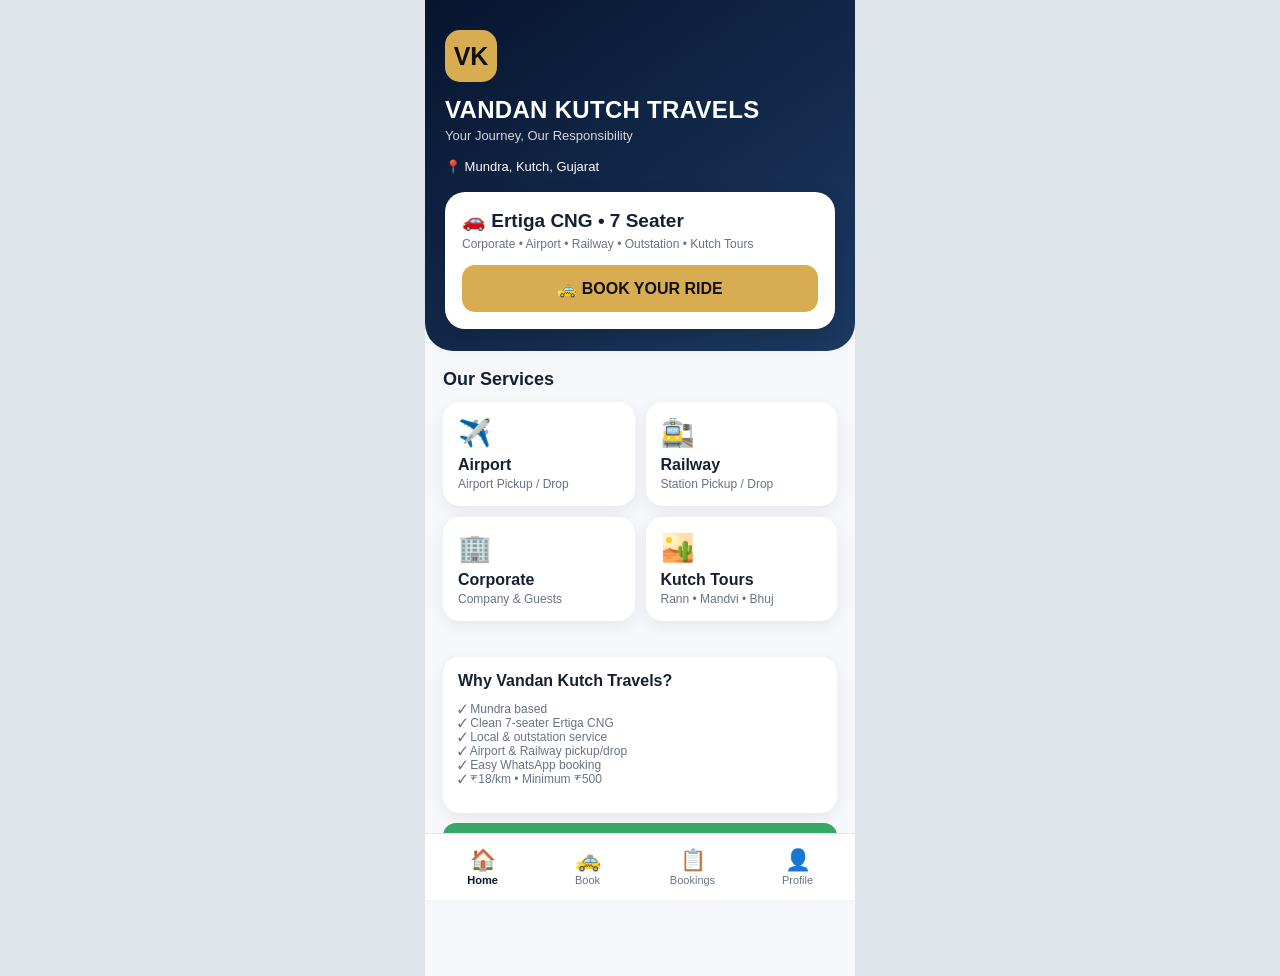
<file: index.html>
<!doctype html>
<html lang="gu">

<head>

<meta charset="utf-8">

<meta name="viewport"
      content="width=device-width,initial-scale=1,viewport-fit=cover">

<meta name="theme-color"
      content="#07152e">

<meta name="apple-mobile-web-app-capable"
      content="yes">

<link rel="manifest"
      href="manifest.json">

<title>Vandan Kutch Travels</title>


<style>

/* ==================================================
   RESET
================================================== */

*{
  box-sizing:border-box;
}


body{
  margin:0;
  background:#dfe4eb;
  font-family:
    -apple-system,
    BlinkMacSystemFont,
    "Segoe UI",
    Arial,
    sans-serif;
  color:#172033;
}


/* ==================================================
   APP
================================================== */

.app{
  width:100%;
  max-width:430px;
  min-height:100vh;
  margin:auto;
  background:#f6f7fa;
  padding-bottom:88px;
}


/* ==================================================
   HEADER
================================================== */

header{
  background:
    linear-gradient(
      145deg,
      #07152e,
      #1d3a63
    );

  color:#fff;

  padding:
    30px
    20px
    22px;

  border-radius:
    0
    0
    28px
    28px;
}


.logo{
  width:52px;
  height:52px;

  border-radius:15px;

  background:#d8ad52;
  color:#101010;

  display:flex;
  align-items:center;
  justify-content:center;

  font-size:25px;
  font-weight:900;

  margin-bottom:14px;
}


.brand{
  font-size:24px;
  font-weight:850;
  letter-spacing:.3px;
}


.tag{
  font-size:13px;
  opacity:.82;
  margin-top:4px;
}


.location{
  font-size:13px;
  margin-top:16px;
}


/* ==================================================
   HERO
================================================== */

.hero{
  background:#fff;
  color:#172033;

  border-radius:20px;

  margin-top:18px;
  padding:17px;

  box-shadow:
    0 10px 25px #0002;
}


.hero h2{
  margin:0 0 5px;
  font-size:19px;
}


.muted{
  font-size:12px;
  color:#687387;
}


/* ==================================================
   BUTTONS
================================================== */

button{
  font:inherit;
  cursor:pointer;

  -webkit-tap-highlight-color:
    transparent;
}


.primary{
  border:0;
  border-radius:13px;

  background:#d8ad52;
  color:#111;

  font-weight:800;

  padding:14px;
  width:100%;

  margin-top:14px;
}


.green{
  border:0;
  border-radius:13px;

  background:#35a866;
  color:#fff;

  font-weight:800;

  padding:14px;
  width:100%;

  margin-top:10px;
}


.secondary{
  border:1px solid #d8dde6;

  border-radius:13px;

  background:#fff;
  color:#172033;

  font-weight:700;

  padding:13px;
  width:100%;

  margin-top:10px;
}


/* ==================================================
   SECTIONS
================================================== */

.section{
  padding:18px;
}


.title{
  font-size:18px;
  font-weight:800;

  margin-bottom:12px;
}


.grid{
  display:grid;
  grid-template-columns:
    1fr 1fr;

  gap:11px;
}


.card{
  background:#fff;

  border-radius:17px;

  padding:15px;

  box-shadow:
    0 5px 16px #00000010;
}


.service{
  cursor:pointer;

  -webkit-tap-highlight-color:
    transparent;
}


.service:active{
  transform:scale(.98);
}


.ico{
  font-size:27px;
}


.service b{
  display:block;
  margin-top:7px;
}


.service .muted{
  margin-top:3px;
}


/* ==================================================
   BOTTOM NAV
================================================== */

.bottom{
  position:fixed;

  bottom:0;
  left:50%;

  transform:
    translateX(-50%);

  width:min(
    430px,
    100%
  );

  padding:
    9px
    5px
    calc(
      9px +
      env(safe-area-inset-bottom)
    );

  background:#fff;

  border-top:
    1px solid #e1e4e9;

  display:grid;

  grid-template-columns:
    repeat(4,1fr);

  z-index:100;
}


.nav{
  border:0;
  background:none;

  color:#6b7483;

  font-size:11px;

  padding:5px;
}


.nav strong{
  display:block;

  font-size:21px;

  margin-bottom:2px;
}


.nav.on{
  color:#07152e;
  font-weight:800;
}


/* ==================================================
   SCREENS
================================================== */

.screen{
  display:none;
}


.screen.on{
  display:block;
}


.back{
  border:0;
  background:none;

  color:#fff;

  padding:
    0
    0
    15px;

  font-weight:700;
}


/* ==================================================
   FORM
================================================== */

.form{
  margin:16px;

  background:#fff;

  border-radius:18px;

  padding:17px;

  box-shadow:
    0 5px 18px #00000010;
}


.label{
  font-size:12px;
  color:#687387;

  margin:
    10px
    0
    5px;
}


.input{
  width:100%;

  padding:13px;

  border:
    1px solid #d8dde6;

  border-radius:11px;

  font-size:15px;

  background:#fff;
  color:#172033;
}


.input:focus{
  outline:none;

  border-color:#d8ad52;
}


.input:read-only{
  background:#f3f5f8;
  color:#4f596b;
}


.row{
  display:grid;

  grid-template-columns:
    1fr 1fr;

  gap:10px;
}


/* ==================================================
   FARE
================================================== */

.fare{
  margin-top:14px;

  background:#eef8f2;

  border:
    1px solid #cde9d7;

  border-radius:13px;

  padding:13px;
}


.fare-title{
  font-size:12px;
  color:#687387;

  margin-bottom:4px;
}


.fare b{
  font-size:22px;
  color:#172033;
}


.distance-box{
  margin-top:9px;

  font-size:13px;

  color:#4f596b;
}


.distance-box strong{
  color:#172033;
}


.distance-detail{
  margin-top:6px;

  font-size:11px;

  color:#687387;

  line-height:1.5;
}


/* ==================================================
   SPECIAL OPTIONS
================================================== */

.option-box{
  margin-top:10px;

  padding:12px;

  background:#f7f8fa;

  border:
    1px solid #e0e4ea;

  border-radius:13px;
}


.option-box.hidden{
  display:none;
}


.option-title{
  font-size:12px;

  font-weight:700;

  color:#4f596b;

  margin-bottom:6px;
}


/* ==================================================
   TOURS
================================================== */

.tour{
  background:#fff;

  border-radius:17px;

  padding:16px;

  margin-bottom:11px;

  box-shadow:
    0 5px 16px #00000010;
}


.tour h3{
  margin:0 0 4px;
}


.tour button{
  margin-top:10px;
}


/* ==================================================
   NOTICE
================================================== */

.notice{
  margin:16px;

  background:#fff8e7;

  border:
    1px solid #efdfa9;

  border-radius:15px;

  padding:14px;

  font-size:13px;
}


/* ==================================================
   BOOKING
================================================== */

.booking{
  background:#fff;

  border-radius:17px;

  padding:16px;

  margin-bottom:12px;

  box-shadow:
    0 5px 16px #00000010;
}


.booking h3{
  margin:
    0
    0
    8px;
}


.booking-line{
  font-size:13px;

  margin:5px 0;

  color:#4f596b;
}


.booking-line b{
  color:#172033;
}


.booking-actions{
  display:grid;

  grid-template-columns:
    1fr 1fr;

  gap:8px;

  margin-top:12px;
}


.small-btn{
  border:0;

  border-radius:10px;

  padding:10px;

  font-weight:700;
}


.delete-btn{
  background:#f1eeee;
  color:#a33;
}


.whatsapp-btn{
  background:#35a866;
  color:#fff;
}


/* ==================================================
   INFO
================================================== */

.info{
  margin-top:10px;

  padding:11px;

  background:#f4f6f9;

  border-radius:11px;

  font-size:11px;

  line-height:1.5;

  color:#687387;
}


/* ==================================================
   RESPONSIVE
================================================== */

@media(
  max-width:360px
){

  .brand{
    font-size:21px;
  }

  .row{
    grid-template-columns:
      1fr;
  }

}

</style>

</head>


<body>


<div class="app">


<!-- ==================================================
     HOME
================================================== -->

<section
  id="home"
  class="screen on">


<header>


<div class="logo">
VK
</div>


<div class="brand">
VANDAN KUTCH TRAVELS
</div>


<div class="tag">
Your Journey, Our Responsibility
</div>


<div class="location">
📍 Mundra, Kutch, Gujarat
</div>


<div class="hero">


<h2>
🚗 Ertiga CNG • 7 Seater
</h2>


<div class="muted">
Corporate • Airport • Railway •
Outstation • Kutch Tours
</div>


<button
  class="primary"
  onclick="go('book')">

🚕 BOOK YOUR RIDE

</button>


</div>


</header>



<div class="section">


<div class="title">
Our Services
</div>


<div class="grid">


<div
  class="card service"
  onclick="quick('Airport Transfer')">

<div class="ico">
✈️
</div>

<b>
Airport
</b>

<div class="muted">
Airport Pickup / Drop
</div>

</div>



<div
  class="card service"
  onclick="quick('Railway Transfer')">

<div class="ico">
🚉
</div>

<b>
Railway
</b>

<div class="muted">
Station Pickup / Drop
</div>

</div>



<div
  class="card service"
  onclick="quick('Corporate Travel')">

<div class="ico">
🏢
</div>

<b>
Corporate
</b>

<div class="muted">
Company & Guests
</div>

</div>



<div
  class="card service"
  onclick="go('tours')">

<div class="ico">
🏜️
</div>

<b>
Kutch Tours
</b>

<div class="muted">
Rann • Mandvi • Bhuj
</div>

</div>


</div>

</div>



<div class="section">


<div class="card">

<b>
Why Vandan Kutch Travels?
</b>


<p class="muted">

✓ Mundra based<br>
✓ Clean 7-seater Ertiga CNG<br>
✓ Local & outstation service<br>
✓ Airport & Railway pickup/drop<br>
✓ Easy WhatsApp booking<br>
✓ ₹18/km • Minimum ₹500

</p>

</div>



<button
  class="green"
  onclick="wa()">

💬 WhatsApp Booking

</button>


</div>


</section>



<!-- ==================================================
     BOOK
================================================== -->

<section
  id="book"
  class="screen">


<header>


<button
  class="back"
  onclick="go('home')">

← Back

</button>


<div class="brand">
Book Your Ride
</div>


<div class="tag">
Mundra • Kutch • Gujarat
</div>


</header>



<div class="form">


<!-- SERVICE -->

<div class="label">
Service
</div>


<select
  id="service"
  class="input"
  onchange="serviceChanged()">

<option value="Local Ride">
Local Ride
</option>

<option value="Airport Transfer">
Airport Transfer
</option>

<option value="Railway Transfer">
Railway Transfer
</option>

<option value="Corporate Travel">
Corporate Travel
</option>

<option value="Outstation">
Outstation
</option>

<option value="Kutch Tour">
Kutch Tour
</option>

</select>



<!-- ==================================================
     AIRPORT OPTIONS
================================================== -->

<div
  id="airportOptions"
  class="option-box hidden">


<div class="option-title">
✈️ Airport Service
</div>


<select
  id="airportType"
  class="input"
  onchange="airportChanged()">

<option value="">
Select Airport Service
</option>

<option value="Airport Pickup">
Airport Pickup
</option>

<option value="Airport Drop">
Airport Drop
</option>

</select>


<div class="label">
Select Airport
</div>


<select
  id="airport"
  class="input"
  onchange="airportChanged()">

<option value="">
Select Gujarat Airport
</option>

<option value="Sardar Vallabhbhai Patel International Airport, Ahmedabad">
Ahmedabad Airport
</option>

<option value="Vadodara Airport, Vadodara">
Vadodara Airport
</option>

<option value="Surat International Airport, Surat">
Surat Airport
</option>

<option value="Rajkot International Airport, Hirasar">
Rajkot Airport
</option>

<option value="Bhavnagar Airport, Bhavnagar">
Bhavnagar Airport
</option>

<option value="Jamnagar Airport, Jamnagar">
Jamnagar Airport
</option>

<option value="Bhuj Airport, Bhuj">
Bhuj Airport
</option>

<option value="Kandla Airport, Kandla / Gandhidham">
Kandla Airport
</option>

<option value="Porbandar Airport, Porbandar">
Porbandar Airport
</option>

<option value="Keshod Airport, Keshod / Junagadh">
Keshod Airport
</option>

<option value="Mundra Airport, Mundra">
Mundra Airport
</option>

</select>


</div>



<!-- ==================================================
     RAILWAY OPTIONS
================================================== -->

<div
  id="railwayOptions"
  class="option-box hidden">


<div class="option-title">
🚉 Railway Service
</div>


<select
  id="railwayType"
  class="input"
  onchange="railwayChanged()">

<option value="">
Select Railway Service
</option>

<option value="Railway Pickup">
Railway Pickup
</option>

<option value="Railway Drop">
Railway Drop
</option>

</select>


<div class="label">
Select Railway Station
</div>


<select
  id="railwayStation"
  class="input"
  onchange="railwayChanged()">

<option value="">
Select Railway Station
</option>

<option value="Gandhidham Railway Station">
Gandhidham Railway Station
</option>

<option value="Bhuj Railway Station">
Bhuj Railway Station
</option>

<option value="Mundra-Mandvi Railway Station">
Mundra-Mandvi Railway Station
</option>

<option value="Adipur Railway Station">
Adipur Railway Station
</option>

<option value="Ahmedabad Junction Railway Station">
Ahmedabad Junction Railway Station
</option>

<option value="Vadodara Junction Railway Station">
Vadodara Junction Railway Station
</option>

<option value="Surat Railway Station">
Surat Railway Station
</option>

<option value="Rajkot Junction Railway Station">
Rajkot Junction Railway Station
</option>

<option value="Jamnagar Railway Station">
Jamnagar Railway Station
</option>

<option value="Bhavnagar Terminus Railway Station">
Bhavnagar Terminus Railway Station
</option>

<option value="Porbandar Railway Station">
Porbandar Railway Station
</option>

</select>


</div>



<!-- ==================================================
     NORMAL LOCATIONS
================================================== -->

<div
  id="normalLocations">


<div class="label">
Pickup Location
</div>


<input
  id="pickup"
  class="input"
  placeholder="e.g. The Fern Residency, Mundra">


<div class="label">
Drop Location
</div>


<input
  id="drop"
  class="input"
  placeholder="e.g. Bhuj Airport">


</div>



<!-- ==================================================
     DATE TIME
================================================== -->

<div class="row">


<div>

<div class="label">
Date
</div>


<input
  id="date"
  type="date"
  class="input">

</div>



<div>

<div class="label">
Time
</div>


<input
  id="time"
  type="time"
  class="input">

</div>


</div>



<!-- ==================================================
     PEOPLE NAME
================================================== -->

<div class="row">


<div>

<div class="label">
Passengers
</div>


<input
  id="people"
  type="number"
  min="1"
  max="7"
  value="2"
  class="input">

</div>



<div>

<div class="label">
Name
</div>


<input
  id="name"
  class="input"
  placeholder="Your name">

</div>


</div>



<!-- MOBILE -->

<div class="label">
Mobile
</div>


<input
  id="mobile"
  class="input"
  value="+91 99137 47955">



<!-- ==================================================
     FARE
================================================== -->

<div class="fare">


<div class="fare-title">
Estimated Fare
</div>


<b id="fare">
₹ —
</b>


<div
  class="distance-box">

Distance:
<strong id="distance">
— km
</strong>

</div>


<div
  id="distanceDetail"
  class="distance-detail">

Enter pickup and drop location.

</div>


</div>



<!-- ==================================================
     RATE INFO
================================================== -->

<div class="info">

💰 Fare calculation:
<br>

₹18 per km

<br>

Minimum fare: ₹500

<br>

Final fare will be confirmed by
Vandan Kutch Travels.

</div>



<!-- ESTIMATE -->

<button
  class="primary"
  onclick="estimate()">

📍 Calculate Distance & Estimate

</button>



<!-- WHATSAPP -->

<button
  class="green"
  onclick="sendBooking()">

💬 Confirm via WhatsApp

</button>


</div>

</section>



<!-- ==================================================
     TOURS
================================================== -->

<section
  id="tours"
  class="screen">


<header>


<button
  class="back"
  onclick="go('home')">

← Back

</button>


<div class="brand">
Kutch Tours
</div>


<div class="tag">
Private Ertiga CNG • 7 Seater
</div>


</header>



<div class="section">


<div class="tour">


<h3>
🏜️ Rann of Kutch
</h3>


<div class="muted">
Dhordo • White Rann • Kala Dungar
</div>


<button
  class="primary"
  onclick="quick('Kutch Tour')">

Request Quote

</button>


</div>



<div class="tour">


<h3>
🌊 Mandvi Tour
</h3>


<div class="muted">
Mandvi • Beach • Local sightseeing
</div>


<button
  class="primary"
  onclick="quick('Kutch Tour')">

Request Quote

</button>


</div>



<div class="tour">


<h3>
🏛️ Bhuj & Kutch
</h3>


<div class="muted">
Bhuj • Local sightseeing
</div>


<button
  class="primary"
  onclick="quick('Kutch Tour')">

Request Quote

</button>


</div>


</div>

</section>



<!-- ==================================================
     BOOKINGS
================================================== -->

<section
  id="trips"
  class="screen">


<header>


<div class="brand">
My Bookings
</div>


<div class="tag">
Upcoming & recent rides
</div>


</header>



<div
  class="section"
  id="bookingList">


<div class="notice">

No bookings yet.

<br><br>

Book your first ride from the
<b>Book</b> tab.

</div>


</div>

</section>



<!-- ==================================================
     PROFILE
================================================== -->

<section
  id="profile"
  class="screen">


<header>


<div class="brand">
Profile
</div>


<div class="tag">
Vandan Kutch Travels
</div>


</header>



<div class="section">


<div class="card">


<b>
Vandan Nanjar
</b>


<div class="muted">
📞 +91 99137 47955
</div>


<div class="muted">
📍 Mundra, Kutch, Gujarat
</div>


</div>



<div
  class="card"
  style="margin-top:12px">


<b>
Vehicle
</b>


<div class="muted">
Maruti Suzuki Ertiga CNG • 7 Seater
</div>


</div>



<div
  class="card"
  style="margin-top:12px">


<b>
Fare
</b>


<div class="muted">

₹18/km

<br>

Minimum ₹500

</div>


</div>



<button
  class="green"
  onclick="call()">

📞 Call Vandan

</button>



<button
  class="primary"
  onclick="wa()">

💬 WhatsApp Booking

</button>


</div>

</section>



<!-- ==================================================
     BOTTOM NAV
================================================== -->

<nav class="bottom">


<button
  class="nav on"
  onclick="go('home',this)">

<strong>
🏠
</strong>

Home

</button>



<button
  class="nav"
  onclick="go('book',this)">

<strong>
🚕
</strong>

Book

</button>



<button
  class="nav"
  onclick="go('trips',this)">

<strong>
📋
</strong>

Bookings

</button>



<button
  class="nav"
  onclick="go('profile',this)">

<strong>
👤
</strong>

Profile

</button>


</nav>


</div>



<!-- ==================================================
     JAVASCRIPT
================================================== -->

<script>

/* ==================================================
   SETTINGS
================================================== */

const RATE_PER_KM = 18;

const MINIMUM_FARE = 500;


/* ==================================================
   SERVICE WORKER
================================================== */

if (
  'serviceWorker' in navigator
) {

  window.addEventListener(
    'load',
    function(){

      navigator.serviceWorker
        .register(
          'service-worker.js'
        )
        .catch(
          function(error){

            console.log(
              'Service Worker error:',
              error
            );

          }
        );

    }
  );

}


/* ==================================================
   SCREENS
================================================== */

const screens = [
  'home',
  'book',
  'tours',
  'trips',
  'profile'
];


function go(
  id,
  btn
){

  screens.forEach(
    function(x){

      const el =
        document.getElementById(
          x
        );

      if(el){

        el.classList.remove(
          'on'
        );

      }

    }
  );


  const page =
    document.getElementById(
      id
    );


  if(page){

    page.classList.add(
      'on'
    );

  }


  document
    .querySelectorAll(
      '.nav'
    )
    .forEach(
      function(x){

        x.classList.remove(
          'on'
        );

      }
    );


  if(btn){

    btn.classList.add(
      'on'
    );

  }
  else{

    const navButton =
      document.querySelector(
        `.nav[onclick*="'${id}'"]`
      );


    if(navButton){

      navButton.classList.add(
        'on'
      );

    }

  }


  window.scrollTo({
    top:0,
    behavior:'smooth'
  });

}


/* ==================================================
   QUICK SERVICE
================================================== */

function quick(
  service
){

  const serviceEl =
    document.getElementById(
      'service'
    );


  if(serviceEl){

    serviceEl.value =
      service;

  }


  serviceChanged();


  go(
    'book'
  );

}


/* ==================================================
   SERVICE CHANGE
================================================== */

function serviceChanged(){

  const service =
    document.getElementById(
      'service'
    ).value;


  const airportOptions =
    document.getElementById(
      'airportOptions'
    );


  const railwayOptions =
    document.getElementById(
      'railwayOptions'
    );


  const normalLocations =
    document.getElementById(
      'normalLocations'
    );


  airportOptions
    .classList.add(
      'hidden'
    );


  railwayOptions
    .classList.add(
      'hidden'
    );


  normalLocations
    .classList.remove(
      'hidden'
    );


  resetLocationReadonly();


  if(
    service ===
    'Airport Transfer'
  ){

    airportOptions
      .classList.remove(
        'hidden'
      );


    normalLocations
      .classList.remove(
        'hidden'
      );


    updateAirportLocations();

  }


  else if(
    service ===
    'Railway Transfer'
  ){

    railwayOptions
      .classList.remove(
        'hidden'
      );


    normalLocations
      .classList.remove(
        'hidden'
      );


    updateRailwayLocations();

  }


  clearEstimate();

}


/* ==================================================
   RESET
================================================== */

function resetLocationReadonly(){

  const pickup =
    document.getElementById(
      'pickup'
    );


  const drop =
    document.getElementById(
      'drop'
    );


  pickup.readOnly =
    false;


  drop.readOnly =
    false;

}


/* ==================================================
   AIRPORT
================================================== */

function airportChanged(){

  updateAirportLocations();

  clearEstimate();

}


function updateAirportLocations(){

  const type =
    document.getElementById(
      'airportType'
    ).value;


  const airport =
    document.getElementById(
      'airport'
    ).value;


  const pickup =
    document.getElementById(
      'pickup'
    );


  const drop =
    document.getElementById(
      'drop'
    );


  if(
    !type ||
    !airport
  ){

    pickup.readOnly =
      false;

    drop.readOnly =
      false;

    return;

  }


  if(
    type ===
    'Airport Pickup'
  ){

    pickup.value =
      airport;

    pickup.readOnly =
      true;

    drop.value =
      '';

    drop.readOnly =
      false;

    drop.placeholder =
      'Where should we drop you?';

  }


  else if(
    type ===
    'Airport Drop'
  ){

    pickup.value =
      '';

    pickup.readOnly =
      false;

    drop.value =
      airport;

    drop.readOnly =
      true;

    pickup.placeholder =
      'Where should we pick you up?';

  }

}


/* ==================================================
   RAILWAY
================================================== */

function railwayChanged(){

  updateRailwayLocations();

  clearEstimate();

}


function updateRailwayLocations(){

  const type =
    document.getElementById(
      'railwayType'
    ).value;


  const station =
    document.getElementById(
      'railwayStation'
    ).value;


  const pickup =
    document.getElementById(
      'pickup'
    );


  const drop =
    document.getElementById(
      'drop'
    );


  if(
    !type ||
    !station
  ){

    pickup.readOnly =
      false;

    drop.readOnly =
      false;

    return;

  }


  if(
    type ===
    'Railway Pickup'
  ){

    pickup.value =
      station;

    pickup.readOnly =
      true;

    drop.value =
      '';

    drop.readOnly =
      false;

    drop.placeholder =
      'Where should we drop you?';

  }


  else if(
    type ===
    'Railway Drop'
  ){

    pickup.value =
      '';

    pickup.readOnly =
      false;

    drop.value =
      station;

    drop.readOnly =
      true;

    pickup.placeholder =
      'Where should we pick you up?';

  }

}


/* ==================================================
   KNOWN LOCATIONS
================================================== */

const knownLocations = {

  /* AIRPORTS */

  "Sardar Vallabhbhai Patel International Airport, Ahmedabad":
    [23.0772,72.6347],

  "Vadodara Airport, Vadodara":
    [22.3362,73.2263],

  "Surat International Airport, Surat":
    [21.1141,72.7418],

  "Rajkot International Airport, Hirasar":
    [22.3787,71.0478],

  "Bhavnagar Airport, Bhavnagar":
    [21.7522,72.1852],

  "Jamnagar Airport, Jamnagar":
    [22.4655,70.0126],

  "Bhuj Airport, Bhuj":
    [23.2878,69.6702],

  "Kandla Airport, Kandla / Gandhidham":
    [23.1127,70.1000],

  "Porbandar Airport, Porbandar":
    [21.6487,69.6572],

  "Keshod Airport, Keshod / Junagadh":
    [21.3174,70.2704],

  "Mundra Airport, Mundra":
    [22.8397,69.7219],


  /* RAILWAY */

  "Gandhidham Railway Station":
    [23.0753,70.1337],

  "Bhuj Railway Station":
    [23.2515,69.6669],

  "Mundra-Mandvi Railway Station":
    [22.8397,69.7219],

  "Adipur Railway Station":
    [23.0758,70.0966],

  "Ahmedabad Junction Railway Station":
    [23.0225,72.5714],

  "Vadodara Junction Railway Station":
    [22.3107,73.1793],

  "Surat Railway Station":
    [21.2049,72.8401],

  "Rajkot Junction Railway Station":
    [22.3027,70.8022],

  "Jamnagar Railway Station":
    [22.4697,70.0667],

  "Bhavnagar Terminus Railway Station":
    [21.7590,72.1530],

  "Porbandar Railway Station":
    [21.6417,69.6293]

};


/* ==================================================
   CITY COORDINATES
================================================== */

const cityCoordinates = {

  mundra:
    [22.8397,69.7219],

  bhuj:
    [23.2420,69.6669],

  gandhidham:
    [23.0753,70.1337],

  kandla:
    [23.1127,70.1000],

  mandvi:
    [22.8300,69.3600],

  ahmedabad:
    [23.0225,72.5714],

  vadodara:
    [22.3072,73.1812],

  surat:
    [21.1702,72.8311],

  rajkot:
    [22.3039,70.8022],

  jamnagar:
    [22.4707,70.0577],

  bhavnagar:
    [21.7645,72.1519],

  porbandar:
    [21.6417,69.6293],

  junagadh:
    [21.5222,70.4579],

  keshod:
    [21.3033,70.2486],

  dwarka:
    [22.2442,68.9685],

  gandhinagar:
    [23.2156,72.6369]

};


/* ==================================================
   CITY FIND
================================================== */

function getCityCoordinates(
  text
){

  const value =
    String(text)
      .toLowerCase()
      .trim();


  for(
    const city in cityCoordinates
  ){

    if(
      value.includes(
        city
      )
    ){

      return {

        lat:
          cityCoordinates[city][0],

        lon:
          cityCoordinates[city][1],

        source:
          'city'

      };

    }

  }


  return null;

}


/* ==================================================
   GEOCODING
================================================== */

async function geocodeLocation(
  location
){

  const clean =
    String(location)
      .trim();


  if(!clean){

    throw new Error(
      'Empty location'
    );

  }


  /* EXACT KNOWN */

  if(
    knownLocations[clean]
  ){

    return {

      lat:
        knownLocations[clean][0],

      lon:
        knownLocations[clean][1],

      source:
        'known'

    };

  }


  /* CITY */

  const city =
    getCityCoordinates(
      clean
    );


  /* NOMINATIM */

  try{

    const query =
      encodeURIComponent(
        clean +
        ', Gujarat, India'
      );


    const url =
      'https://nominatim.openstreetmap.org/search' +

      '?format=jsonv2' +

      '&limit=1' +

      '&countrycodes=in' +

      '&q=' +
      query;


    const controller =
      new AbortController();


    const timeout =
      setTimeout(
        function(){

          controller.abort();

        },
        6000
      );


    const response =
      await fetch(
        url,
        {
          signal:
            controller.signal
        }
      );


    clearTimeout(
      timeout
    );


    if(
      response.ok
    ){

      const data =
        await response.json();


      if(
        Array.isArray(data) &&
        data.length
      ){

        return {

          lat:
            parseFloat(
              data[0].lat
            ),

          lon:
            parseFloat(
              data[0].lon
            ),

          source:
            'nominatim'

        };

      }

    }

  }

  catch(error){

    console.log(
      'Geocoding failed:',
      error
    );

  }


  /* CITY FALLBACK */

  if(city){

    return city;

  }


  throw new Error(
    'Location not found'
  );

}


/* ==================================================
   OSRM
================================================== */

async function tryOSRM(
  start,
  end
){

  const url =
    'https://router.project-osrm.org' +

    '/route/v1/driving/' +

    start.lon +
    ',' +
    start.lat +

    ';' +

    end.lon +
    ',' +
    end.lat +

    '?overview=false';


  const controller =
    new AbortController();


  const timeout =
    setTimeout(
      function(){

        controller.abort();

      },
      8000
    );


  try{

    const response =
      await fetch(
        url,
        {
          signal:
            controller.signal
        }
      );


    clearTimeout(
      timeout
    );


    if(
      !response.ok
    ){

      throw new Error(
        'OSRM failed'
      );

    }


    const data =
      await response.json();


    if(
      data.code === 'Ok' &&
      data.routes &&
      data.routes.length
    ){

      return {

        distanceKm:
          data.routes[0].distance /
          1000,

        durationMin:
          data.routes[0].duration /
          60,

        method:
          'road'

      };

    }


    throw new Error(
      'Route unavailable'
    );

  }

  catch(error){

    clearTimeout(
      timeout
    );

    throw error;

  }

}


/* ==================================================
   ALTERNATIVE ROUTER
================================================== */

async function tryAlternativeRoute(
  start,
  end
){

  const url =
    'https://routing.openstreetmap.de' +

    '/routed-car/route/v1/driving/' +

    start.lon +
    ',' +
    start.lat +

    ';' +

    end.lon +
    ',' +
    end.lat +

    '?overview=false';


  const controller =
    new AbortController();


  const timeout =
    setTimeout(
      function(){

        controller.abort();

      },
      8000
    );


  try{

    const response =
      await fetch(
        url,
        {
          signal:
            controller.signal
        }
      );


    clearTimeout(
      timeout
    );


    if(
      !response.ok
    ){

      throw new Error(
        'Alternative routing failed'
      );

    }


    const data =
      await response.json();


    if(
      data.code === 'Ok' &&
      data.routes &&
      data.routes.length
    ){

      return {

        distanceKm:
          data.routes[0].distance /
          1000,

        durationMin:
          data.routes[0].duration /
          60,

        method:
          'road'

      };

    }


    throw new Error(
      'Alternative unavailable'
    );

  }

  catch(error){

    clearTimeout(
      timeout
    );

    throw error;

  }

}


/* ==================================================
   HAVERSINE
================================================== */

function haversineDistance(
  start,
  end
){

  const R =
    6371;


  const lat1 =
    start.lat *
    Math.PI /
    180;


  const lat2 =
    end.lat *
    Math.PI /
    180;


  const dLat =
    (
      end.lat -
      start.lat
    ) *
    Math.PI /
    180;


  const dLon =
    (
      end.lon -
      start.lon
    ) *
    Math.PI /
    180;


  const a =
    Math.sin(
      dLat / 2
    ) *
    Math.sin(
      dLat / 2
    ) +

    Math.cos(lat1) *
    Math.cos(lat2) *

    Math.sin(
      dLon / 2
    ) *
    Math.sin(
      dLon / 2
    );


  const c =
    2 *
    Math.atan2(
      Math.sqrt(a),
      Math.sqrt(1-a)
    );


  return R * c;

}


/* ==================================================
   FALLBACK DISTANCE
================================================== */

function fallbackRoadDistance(
  start,
  end
){

  const straight =
    haversineDistance(
      start,
      end
    );


  /*
     Road distance is generally
     longer than straight distance.

     1.25 is used only when
     routing servers are unavailable.
  */

  const road =
    straight * 1.25;


  return {

    distanceKm:
      road,

    durationMin:
      (
        road /
        45
      ) * 60,

    method:
      'estimated'

  };

}


/* ==================================================
   CALCULATE DISTANCE
================================================== */

async function calculateDistance(
  pickup,
  drop
){

  const start =
    await geocodeLocation(
      pickup
    );


  const end =
    await geocodeLocation(
      drop
    );


  /* REAL ROAD DISTANCE */

  try{

    return await tryOSRM(
      start,
      end
    );

  }

  catch(error){

    console.log(
      'OSRM unavailable'
    );

  }


  /* ALTERNATIVE */

  try{

    return await tryAlternativeRoute(
      start,
      end
    );

  }

  catch(error){

    console.log(
      'Alternative routing unavailable'
    );

  }


  /* FALLBACK */

  return fallbackRoadDistance(
    start,
    end
  );

}


/* ==================================================
   FARE
================================================== */

function calculateFare(
  distanceKm
){

  if(
    !distanceKm ||
    distanceKm <= 0
  ){

    return MINIMUM_FARE;

  }


  let fare =
    Math.ceil(
      distanceKm *
      RATE_PER_KM
    );


  if(
    fare <
    MINIMUM_FARE
  ){

    fare =
      MINIMUM_FARE;

  }


  return fare;

}


/* ==================================================
   DURATION
================================================== */

function formatDuration(
  minutes
){

  minutes =
    Math.round(
      minutes
    );


  if(
    minutes < 60
  ){

    return (
      minutes +
      ' minutes'
    );

  }


  const hours =
    Math.floor(
      minutes / 60
    );


  const mins =
    minutes % 60;


  if(!mins){

    return (
      hours +
      (
        hours === 1
          ? ' hour'
          : ' hours'
      )
    );

  }


  return (
    hours +
    (
      hours === 1
        ? ' hour '
        : ' hours '
    ) +
    mins +
    ' minutes'
  );

}


/* ==================================================
   ESTIMATE
================================================== */

async function estimate(){

  const pickupEl =
    document.getElementById(
      'pickup'
    );


  const dropEl =
    document.getElementById(
      'drop'
    );


  const fareEl =
    document.getElementById(
      'fare'
    );


  const distanceEl =
    document.getElementById(
      'distance'
    );


  const detailEl =
    document.getElementById(
      'distanceDetail'
    );


  const pickup =
    pickupEl.value.trim();


  const drop =
    dropEl.value.trim();


  if(
    !pickup ||
    !drop
  ){

    fareEl.innerText =
      'Enter pickup & drop';


    distanceEl.innerText =
      '— km';


    detailEl.innerText =
      'Please enter both locations.';


    return {

      distance:0,

      fare:MINIMUM_FARE,

      method:'pending'

    };

  }


  if(
    pickup.toLowerCase() ===
    drop.toLowerCase()
  ){

    fareEl.innerHTML =
      '₹' +
      MINIMUM_FARE +
      '+';


    distanceEl.innerText =
      '0 km';


    detailEl.innerText =
      'Minimum fare applied.';


    return {

      distance:0,

      fare:MINIMUM_FARE,

      method:'same-location'

    };

  }


  /* LOADING */

  fareEl.innerText =
    'Calculating...';


  distanceEl.innerText =
    'Calculating...';


  detailEl.innerText =
    'Finding road distance...';


  try{

    const result =
      await calculateDistance(
        pickup,
        drop
      );


    let distanceKm =
      Number(
        result.distanceKm
      );


    if(
      !Number.isFinite(
        distanceKm
      ) ||
      distanceKm <= 0
    ){

      throw new Error(
        'Invalid distance'
      );

    }


    distanceKm =
      Math.round(
        distanceKm * 10
      ) / 10;


    const fare =
      calculateFare(
        distanceKm
      );


    /* DISTANCE */

    distanceEl.innerText =
      distanceKm.toFixed(1) +
      ' km';


    /* FARE */

    fareEl.innerHTML =

      '₹' +
      fare +
      '+' +

      '<br>' +

      '<small>' +

      distanceKm.toFixed(1) +
      ' km × ₹' +
      RATE_PER_KM +
      '/km' +

      '<br>' +

      'Minimum fare: ₹' +
      MINIMUM_FARE +

      '</small>';


    /* DETAIL */

    if(
      result.method ===
      'estimated'
    ){

      detailEl.innerHTML =

        'Approximate road distance calculated.' +

        '<br>' +

        'Final distance/fare will be confirmed by Vandan.';

    }

    else{

      detailEl.innerHTML =

        'Road distance calculated.' +

        (
          result.durationMin
            ? '<br>Approx. driving time: ' +
              formatDuration(
                result.durationMin
              )
            : ''
        );

    }


    return {

      distance:
        distanceKm,

      fare:
        fare,

      method:
        result.method

    };

  }

  catch(error){

    console.error(
      'Estimate error:',
      error
    );


    /*
       IMPORTANT:
       Estimate never blocks booking.

       If location cannot be
       resolved, minimum fare
       remains available.
    */

    fareEl.innerHTML =

      '₹' +
      MINIMUM_FARE +
      '+' +

      '<br>' +

      '<small>' +

      'Minimum fare: ₹' +
      MINIMUM_FARE +

      '</small>';


    distanceEl.innerText =
      'Pending';


    detailEl.innerHTML =

      'Distance will be confirmed by Vandan.' +

      '<br>' +

      'Booking can still continue.';


    return {

      distance:0,

      fare:
        MINIMUM_FARE,

      method:
        'pending'

    };

  }

}


/* ==================================================
   SEND BOOKING
================================================== */

async function sendBooking(){

  const name =
    document.getElementById(
      'name'
    ).value.trim();


  const mobile =
    document.getElementById(
      'mobile'
    ).value.trim();


  const service =
    document.getElementById(
      'service'
    ).value.trim();


  const pickup =
    document.getElementById(
      'pickup'
    ).value.trim();


  const drop =
    document.getElementById(
      'drop'
    ).value.trim();


  const date =
    document.getElementById(
      'date'
    ).value;


  const time =
    document.getElementById(
      'time'
    ).value;


  const people =
    document.getElementById(
      'people'
    ).value;


  /* VALIDATION */

  if(!name){

    alert(
      'Please enter your name'
    );

    return;

  }


  if(!mobile){

    alert(
      'Please enter your mobile number'
    );

    return;

  }


  if(!pickup){

    alert(
      'Please enter pickup location'
    );

    return;

  }


  if(!drop){

    alert(
      'Please enter drop location'
    );

    return;

  }


  /* ESTIMATE */

  const result =
    await estimate();


  const distance =
    result.distance || 0;


  const fare =
    result.fare ||
    MINIMUM_FARE;


  /* SAVE */

  const booking = {

    name:
      name,

    mobile:
      mobile,

    service:
      service,

    pickup:
      pickup,

    drop:
      drop,

    date:
      date,

    time:
      time,

    people:
      people,

    distance:
      distance
        ? distance.toFixed(1)
        : 'Pending',

    fare:
      fare,

    createdAt:
      new Date()
        .toISOString()

  };


  saveBooking(
    booking
  );


  /* WHATSAPP */

  const message =

`🚕 VANDAN KUTCH TRAVELS

BOOKING REQUEST

Name: ${name}
Mobile: ${mobile}
Service: ${service}

Pickup: ${pickup}
Drop: ${drop}

Date: ${
  date ||
  'Not specified'
}

Time: ${
  time ||
  'Not specified'
}

Passengers: ${people}

Estimated Road Distance: ${
  distance
    ? distance.toFixed(1) + ' km'
    : 'Pending'
}

Estimated Fare: ₹${fare}+

Rate: ₹${RATE_PER_KM}/km
Minimum Fare: ₹${MINIMUM_FARE}

Please confirm availability and final fare.

Thank you.
Vandan Kutch Travels
Mundra, Kutch, Gujarat`;


  window.location.href =
    'https://wa.me/919913747955?text=' +
    encodeURIComponent(
      message
    );

}


/* ==================================================
   GENERAL WHATSAPP
================================================== */

function wa(){

  const message =
    'Hello Vandan Kutch Travels, I would like to book an Ertiga CNG ride. Please share availability and fare.';


  window.location.href =
    'https://wa.me/919913747955?text=' +
    encodeURIComponent(
      message
    );

}


/* ==================================================
   CALL
================================================== */

function call(){

  window.location.href =
    'tel:+919913747955';

}


/* ==================================================
   SAVE BOOKING
================================================== */

function saveBooking(
  booking
){

  let bookings = [];


  try{

    bookings =
      JSON.parse(
        localStorage.getItem(
          'vandanBookings'
        )
      ) || [];

  }

  catch(error){

    bookings = [];

  }


  bookings.unshift(
    booking
  );


  localStorage.setItem(
    'vandanBookings',
    JSON.stringify(
      bookings
    )
  );


  renderBookings();

}


/* ==================================================
   GET BOOKINGS
================================================== */

function getBookings(){

  try{

    return (
      JSON.parse(
        localStorage.getItem(
          'vandanBookings'
        )
      ) || []
    );

  }

  catch(error){

    return [];

  }

}


/* ==================================================
   RENDER BOOKINGS
================================================== */

function renderBookings(){

  const list =
    document.getElementById(
      'bookingList'
    );


  if(!list){
    return;
  }


  const bookings =
    getBookings();


  if(
    !bookings.length
  ){

    list.innerHTML = `

      <div class="notice">

        No bookings yet.

        <br><br>

        Book your first ride from the
        <b>Book</b> tab.

      </div>

    `;

    return;

  }


  list.innerHTML =
    '';


  bookings.forEach(
    function(
      booking,
      index
    ){

      const item =
        document.createElement(
          'div'
        );


      item.className =
        'booking';


      item.innerHTML = `

        <h3>
          🚕 ${escapeHtml(
            booking.service
          )}
        </h3>

        <div class="booking-line">
          <b>Name:</b>
          ${escapeHtml(
            booking.name
          )}
        </div>

        <div class="booking-line">
          <b>Pickup:</b>
          ${escapeHtml(
            booking.pickup
          )}
        </div>

        <div class="booking-line">
          <b>Drop:</b>
          ${escapeHtml(
            booking.drop
          )}
        </div>

        <div class="booking-line">
          <b>Date:</b>
          ${escapeHtml(
            booking.date ||
            'Not specified'
          )}
        </div>

        <div class="booking-line">
          <b>Time:</b>
          ${escapeHtml(
            booking.time ||
            'Not specified'
          )}
        </div>

        <div class="booking-line">
          <b>Passengers:</b>
          ${escapeHtml(
            booking.people
          )}
        </div>

        <div class="booking-line">
          <b>Distance:</b>
          ${escapeHtml(
            booking.distance ||
            'Pending'
          )}
          ${
            booking.distance &&
            booking.distance !==
            'Pending'
              ? ' km'
              : ''
          }
        </div>

        <div class="booking-line">
          <b>Estimated Fare:</b>
          ₹${escapeHtml(
            String(
              booking.fare ||
              MINIMUM_FARE
            )
          )}+
        </div>

        <div class="booking-actions">

          <button
            class="small-btn whatsapp-btn"
            onclick="repeatWhatsApp(${index})">

            WhatsApp

          </button>

          <button
            class="small-btn delete-btn"
            onclick="deleteBooking(${index})">

            Delete

          </button>

        </div>

      `;


      list.appendChild(
        item
      );

    }
  );

}


/* ==================================================
   ESCAPE HTML
================================================== */

function escapeHtml(
  value
){

  return String(value)

    .replaceAll(
      '&',
      '&amp;'
    )

    .replaceAll(
      '<',
      '&lt;'
    )

    .replaceAll(
      '>',
      '&gt;'
    )

    .replaceAll(
      '"',
      '&quot;'
    )

    .replaceAll(
      "'",
      '&#039;'
    );

}


/* ==================================================
   DELETE BOOKING
================================================== */

function deleteBooking(
  index
){

  const bookings =
    getBookings();


  if(
    !confirm(
      'Delete this booking?'
    )
  ){

    return;

  }


  bookings.splice(
    index,
    1
  );


  localStorage.setItem(
    'vandanBookings',
    JSON.stringify(
      bookings
    )
  );


  renderBookings();

}


/* ==================================================
   REPEAT WHATSAPP
================================================== */

function repeatWhatsApp(
  index
){

  const bookings =
    getBookings();


  const booking =
    bookings[index];


  if(!booking){
    return;
  }


  const message =

`🚕 VANDAN KUTCH TRAVELS

BOOKING REQUEST

Name: ${booking.name}
Mobile: ${booking.mobile}
Service: ${booking.service}

Pickup: ${booking.pickup}
Drop: ${booking.drop}

Date: ${
  booking.date ||
  'Not specified'
}

Time: ${
  booking.time ||
  'Not specified'
}

Passengers: ${booking.people}

Estimated Road Distance: ${
  booking.distance ||
  'Pending'
}${
  booking.distance &&
  booking.distance !==
  'Pending'
    ? ' km'
    : ''
}

Estimated Fare: ₹${
  booking.fare ||
  MINIMUM_FARE
}+

Rate: ₹${RATE_PER_KM}/km
Minimum Fare: ₹${MINIMUM_FARE}

Please confirm availability and final fare.`;


  window.location.href =
    'https://wa.me/919913747955?text=' +
    encodeURIComponent(
      message
    );

}


/* ==================================================
   CLEAR ESTIMATE
================================================== */

function clearEstimate(){

  const distanceEl =
    document.getElementById(
      'distance'
    );


  const fareEl =
    document.getElementById(
      'fare'
    );


  const detailEl =
    document.getElementById(
      'distanceDetail'
    );


  if(distanceEl){

    distanceEl.innerText =
      '— km';

  }


  if(fareEl){

    fareEl.innerText =
      '₹ —';

  }


  if(detailEl){

    detailEl.innerText =
      'Enter pickup and drop location.';

  }

}


/* ==================================================
   PAGE LOAD
================================================== */

document.addEventListener(
  'DOMContentLoaded',
  function(){

    renderBookings();

    serviceChanged();

  }
);

</script>


</body>
</html>
</file>
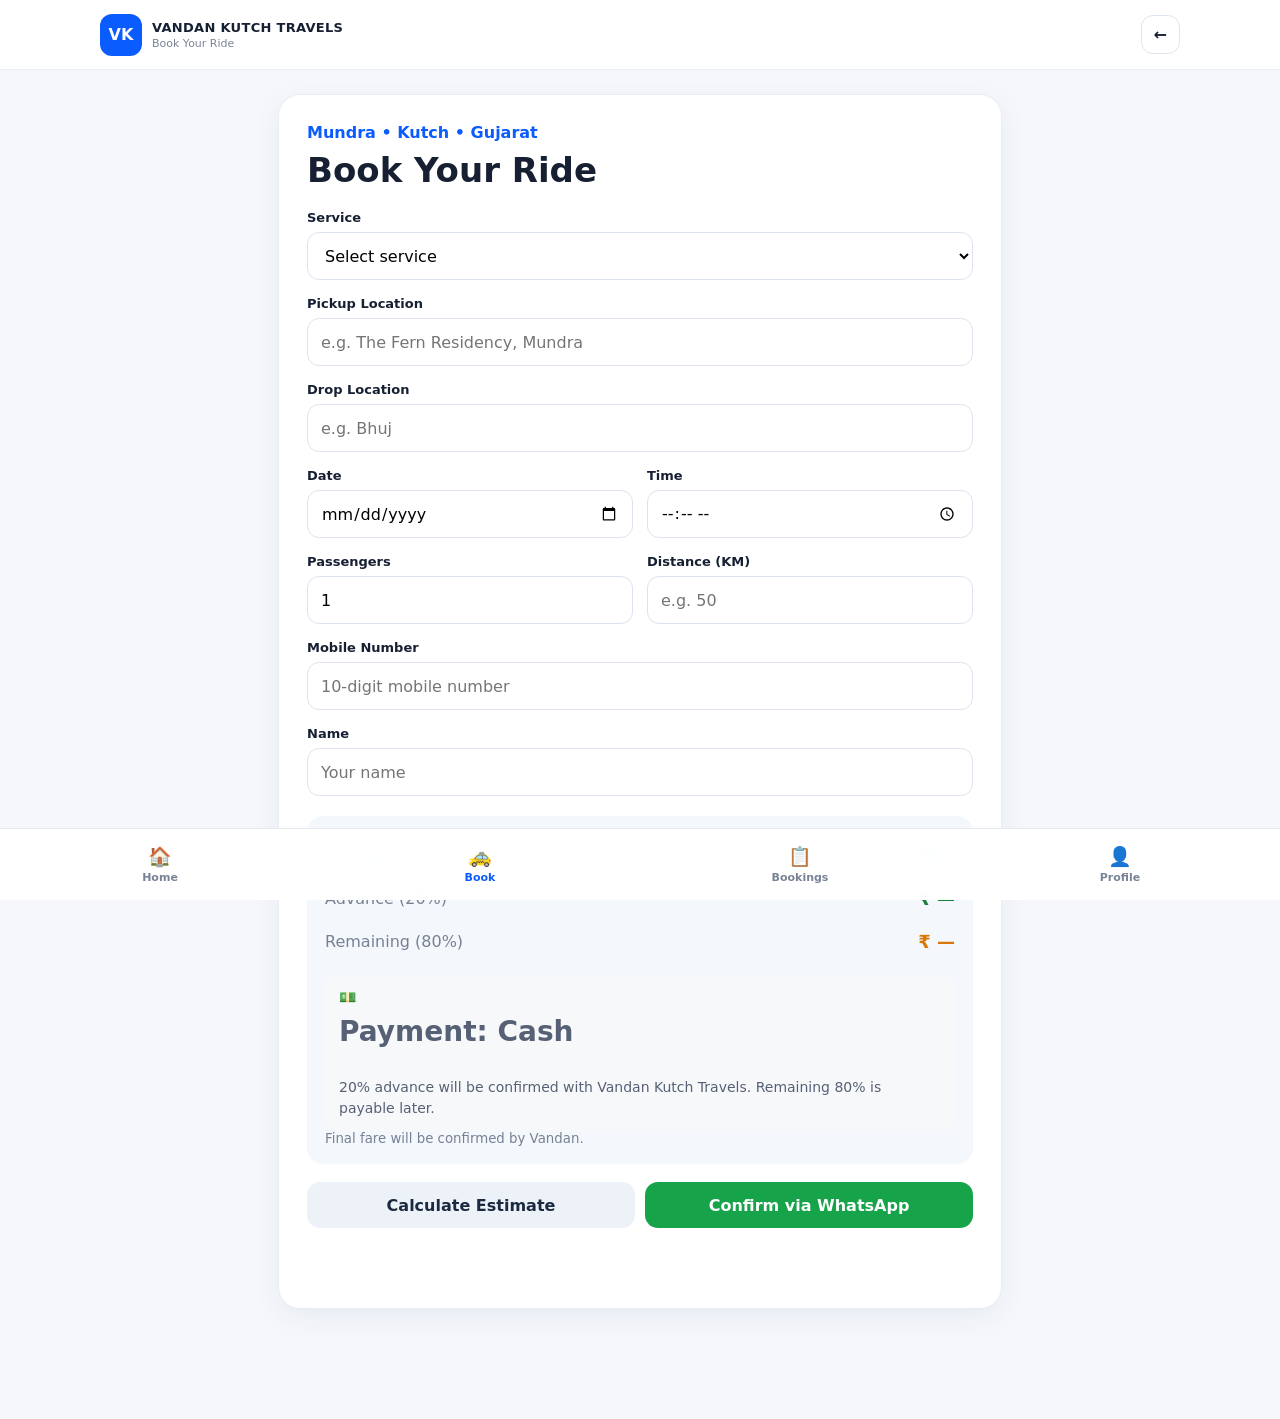
<file: booking.html>
<!DOCTYPE html>
<html lang="en">
<head>
  <meta charset="UTF-8">
  <meta name="viewport" content="width=device-width, initial-scale=1.0">
  <meta name="theme-color" content="#0b5cff">

  <title>Book Your Ride | Vandan Kutch Travels</title>

  <link rel="stylesheet" href="css/style.css">

  <style>
    .hidden {
      display: none !important;
    }

    .auto-location {
      background: #f3f6fb !important;
      color: #172033 !important;
      font-weight: 700;
    }

    .location-note {
      margin: 7px 0 0;
      color: #71809a;
      font-size: 13px;
      line-height: 1.5;
    }

    .fare-box {
      margin-top: 20px;
    }

    .fare-row {
      display: flex;
      justify-content: space-between;
      align-items: center;
      gap: 15px;
      padding: 8px 0;
    }

    .fare-row strong {
      font-size: 18px;
    }

    .fare-row.advance strong {
      color: #16803c;
    }

    .fare-row.remaining strong {
      color: #d97706;
    }

    .cash-note {
      margin-top: 12px;
      padding: 12px 14px;
      border-radius: 12px;
      background: #f7f8fa;
      color: #566176;
      font-size: 14px;
      line-height: 1.5;
    }

    .trip-type-box {
      margin-top: 2px;
    }
  </style>
</head>

<body data-page="booking">

  <!-- =========================
       HEADER
       ========================= -->

  <header class="topbar">

    <a class="brand" href="index.html">

      <span class="brand-mark">
        VK
      </span>

      <span>
        <b>VANDAN KUTCH TRAVELS</b>
        <small>Book Your Ride</small>
      </span>

    </a>

    <a
      class="icon-btn"
      href="index.html"
      aria-label="Back"
    >
      ←
    </a>

  </header>


  <!-- =========================
       MAIN
       ========================= -->

  <main class="page narrow">

    <section class="card form-card">

      <p class="eyebrow">
        Mundra • Kutch • Gujarat
      </p>

      <h1>
        Book Your Ride
      </h1>


      <form id="bookingForm">

        <!-- =====================
             SERVICE
             ===================== -->

        <div class="field">

          <label for="service">
            Service
          </label>

          <select
            id="service"
            name="service"
            required
          >

            <option value="">
              Select service
            </option>

            <option value="Local">
              Local
            </option>

            <option value="Airport">
              Airport
            </option>

            <option value="Railway">
              Railway
            </option>

            <option value="Out for Kutch">
              Out for Kutch
            </option>

            <option value="Out of Gujarat">
              Out of Gujarat
            </option>

          </select>

        </div>


        <!-- =====================
             AIRPORT / RAILWAY
             PICKUP OR DROP
             ===================== -->

        <div
          class="field trip-type-box hidden"
          id="tripTypeBox"
        >

          <label for="tripType">
            Pickup / Drop
          </label>

          <select
            id="tripType"
            name="tripType"
          >

            <option value="">
              Select option
            </option>

            <option value="Pickup">
              Pickup
            </option>

            <option value="Drop">
              Drop
            </option>

          </select>

        </div>


        <!-- =====================
             AIRPORT
             ===================== -->

        <div
          class="field hidden"
          id="airportBox"
        >

          <label for="airport">
            Select Gujarat Airport
          </label>

          <select
            id="airport"
            name="airport"
          >

            <option value="">
              Select Airport
            </option>

            <option value="Bhuj Airport (BHJ)">
              Bhuj Airport (BHJ)
            </option>

            <option value="Kandla Airport (IXY)">
              Kandla Airport (IXY)
            </option>

            <option value="Ahmedabad Airport (AMD)">
              Ahmedabad Airport (AMD)
            </option>

            <option value="Rajkot International Airport (HSR)">
              Rajkot International Airport (HSR)
            </option>

            <option value="Vadodara Airport (BDQ)">
              Vadodara Airport (BDQ)
            </option>

            <option value="Surat Airport (STV)">
              Surat Airport (STV)
            </option>

            <option value="Bhavnagar Airport (BHU)">
              Bhavnagar Airport (BHU)
            </option>

            <option value="Jamnagar Airport (JGA)">
              Jamnagar Airport (JGA)
            </option>

          </select>

        </div>


        <!-- =====================
             RAILWAY
             ===================== -->

        <div
          class="field hidden"
          id="railwayBox"
        >

          <label for="railway">
            Select Gujarat Railway Station
          </label>

          <select
            id="railway"
            name="railway"
          >

            <option value="">
              Select Railway Station
            </option>

            <option value="Bhuj Railway Station (BHUJ)">
              Bhuj Railway Station (BHUJ)
            </option>

            <option value="Gandhidham Junction (GIMB)">
              Gandhidham Junction (GIMB)
            </option>

            <option value="Anjar Railway Station (AJE)">
              Anjar Railway Station (AJE)
            </option>

            <option value="Adipur Junction (AI)">
              Adipur Junction (AI)
            </option>

            <option value="Samakhiali Junction (SIOB)">
              Samakhiali Junction (SIOB)
            </option>

            <option value="Ahmedabad Junction (ADI)">
              Ahmedabad Junction (ADI)
            </option>

            <option value="Gandhinagar Capital (GNC)">
              Gandhinagar Capital (GNC)
            </option>

            <option value="Mehsana Junction (MSH)">
              Mehsana Junction (MSH)
            </option>

            <option value="Rajkot Junction (RJT)">
              Rajkot Junction (RJT)
            </option>

            <option value="Vadodara Junction (BRC)">
              Vadodara Junction (BRC)
            </option>

            <option value="Surat Railway Station (ST)">
              Surat Railway Station (ST)
            </option>

            <option value="Bhavnagar Terminus (BVC)">
              Bhavnagar Terminus (BVC)
            </option>

            <option value="Jamnagar Railway Station (JAM)">
              Jamnagar Railway Station (JAM)
            </option>

            <option value="Porbandar Railway Station (PBR)">
              Porbandar Railway Station (PBR)
            </option>

          </select>

        </div>


        <!-- =====================
             PICKUP LOCATION
             ===================== -->

        <div class="field">

          <label for="pickup">
            Pickup Location
          </label>

          <input
            id="pickup"
            name="pickup"
            placeholder="e.g. The Fern Residency, Mundra"
            required
          >

          <p
            id="pickupNote"
            class="location-note hidden"
          ></p>

        </div>


        <!-- =====================
             DROP LOCATION
             ===================== -->

        <div class="field">

          <label for="drop">
            Drop Location
          </label>

          <input
            id="drop"
            name="drop"
            placeholder="e.g. Bhuj"
            required
          >

          <p
            id="dropNote"
            class="location-note hidden"
          ></p>

        </div>


        <!-- =====================
             DATE + TIME
             ===================== -->

        <div class="two">

          <div class="field">

            <label for="date">
              Date
            </label>

            <input
              type="date"
              id="date"
              name="date"
              required
            >

          </div>


          <div class="field">

            <label for="time">
              Time
            </label>

            <input
              type="time"
              id="time"
              name="time"
              required
            >

          </div>

        </div>


        <!-- =====================
             PASSENGERS + DISTANCE
             ===================== -->

        <div class="two">

          <div class="field">

            <label for="passengers">
              Passengers
            </label>

            <input
              type="number"
              id="passengers"
              name="passengers"
              min="1"
              max="7"
              value="1"
              required
            >

          </div>


          <div class="field">

            <label for="distance">
              Distance (KM)
            </label>

            <input
              type="number"
              id="distance"
              name="distance"
              min="1"
              step="0.1"
              placeholder="e.g. 50"
              required
            >

          </div>

        </div>


        <!-- =====================
             MOBILE
             ===================== -->

        <div class="field">

          <label for="mobile">
            Mobile Number
          </label>

          <input
            type="tel"
            id="mobile"
            name="mobile"
            inputmode="numeric"
            maxlength="10"
            placeholder="10-digit mobile number"
            required
          >

        </div>


        <!-- =====================
             NAME
             ===================== -->

        <div class="field">

          <label for="name">
            Name
          </label>

          <input
            id="name"
            name="name"
            placeholder="Your name"
            required
          >

        </div>


        <!-- =====================
             FARE
             ===================== -->

        <div class="fare-box">

          <div class="fare-row">

            <span>
              Estimated Fare
            </span>

            <strong id="fare">
              ₹ —
            </strong>

          </div>


          <div class="fare-row advance">

            <span>
              Advance (20%)
            </span>

            <strong id="advanceAmount">
              ₹ —
            </strong>

          </div>


          <div class="fare-row remaining">

            <span>
              Remaining (80%)
            </span>

            <strong id="remainingAmount">
              ₹ —
            </strong>

          </div>


          <div class="cash-note">

            💵 <strong>Payment: Cash</strong><br>

            20% advance will be confirmed with
            Vandan Kutch Travels. Remaining 80%
            is payable later.

          </div>


          <small>
            Final fare will be confirmed by Vandan.
          </small>

        </div>


        <!-- =====================
             ACTION BUTTONS
             ===================== -->

        <div class="actions">

          <button
            class="btn secondary"
            type="button"
            id="estimateBtn"
          >
            Calculate Estimate
          </button>


          <button
            class="btn whatsapp"
            type="submit"
          >
            Confirm via WhatsApp
          </button>

        </div>


        <!-- MESSAGE -->

        <p
          id="formMessage"
          class="form-message"
          role="status"
        ></p>

      </form>

    </section>

  </main>


  <!-- =========================
       BOTTOM NAVIGATION
       ========================= -->

  <nav class="bottom-nav">

    <a href="index.html">
      🏠
      <span>Home</span>
    </a>

    <a
      class="active"
      href="booking.html"
    >
      🚕
      <span>Book</span>
    </a>

    <a href="bookings.html">
      📋
      <span>Bookings</span>
    </a>

    <a href="profile.html">
      👤
      <span>Profile</span>
    </a>

  </nav>


  <!-- =========================
       EXISTING APP JS
       ========================= -->

  <script src="js/app.js"></script>


  <!-- =========================
       BOOKING PAGE LOGIC
       ========================= -->

  <script>

    const service =
      document.getElementById("service");

    const tripTypeBox =
      document.getElementById("tripTypeBox");

    const tripType =
      document.getElementById("tripType");

    const airportBox =
      document.getElementById("airportBox");

    const airport =
      document.getElementById("airport");

    const railwayBox =
      document.getElementById("railwayBox");

    const railway =
      document.getElementById("railway");

    const pickup =
      document.getElementById("pickup");

    const drop =
      document.getElementById("drop");

    const pickupNote =
      document.getElementById("pickupNote");

    const dropNote =
      document.getElementById("dropNote");

    const distance =
      document.getElementById("distance");

    const fare =
      document.getElementById("fare");

    const advanceAmount =
      document.getElementById("advanceAmount");

    const remainingAmount =
      document.getElementById("remainingAmount");

    const mobile =
      document.getElementById("mobile");

    const name =
      document.getElementById("name");


    /*
    =====================================
    RATE
    =====================================
    */

    const RATE_PER_KM = 18;

    const ADVANCE_PERCENT = 20;


    /*
    =====================================
    SERVICE CHANGE
    =====================================
    */

    service.addEventListener(
      "change",
      function () {

        const selectedService =
          this.value;


        /*
        RESET
        */

        tripTypeBox.classList.add("hidden");

        airportBox.classList.add("hidden");

        railwayBox.classList.add("hidden");


        tripType.value = "";

        airport.value = "";

        railway.value = "";


        tripType.required = false;

        airport.required = false;

        railway.required = false;


        resetLocations();


        /*
        AIRPORT
        */

        if (
          selectedService === "Airport"
        ) {

          tripTypeBox.classList.remove(
            "hidden"
          );

          airportBox.classList.remove(
            "hidden"
          );

          tripType.required = true;

          airport.required = true;

        }


        /*
        RAILWAY
        */

        else if (
          selectedService === "Railway"
        ) {

          tripTypeBox.classList.remove(
            "hidden"
          );

          railwayBox.classList.remove(
            "hidden"
          );

          tripType.required = true;

          railway.required = true;

        }

      }
    );


    /*
    =====================================
    TRIP TYPE CHANGE
    =====================================
    */

    tripType.addEventListener(
      "change",
      updateLocations
    );


    /*
    =====================================
    AIRPORT CHANGE
    =====================================
    */

    airport.addEventListener(
      "change",
      updateLocations
    );


    /*
    =====================================
    RAILWAY CHANGE
    =====================================
    */

    railway.addEventListener(
      "change",
      updateLocations
    );


    /*
    =====================================
    UPDATE LOCATIONS
    =====================================
    */

    function updateLocations() {

      const selectedService =
        service.value;

      const selectedTrip =
        tripType.value;


      /*
      AIRPORT
      */

      if (
        selectedService === "Airport"
      ) {

        const selectedAirport =
          airport.value;


        if (!selectedAirport) {

          resetLocations();

          return;

        }


        /*
        AIRPORT PICKUP

        Pickup = Automatic
        Drop = Manual
        */

        if (
          selectedTrip === "Pickup"
        ) {

          pickup.value =
            selectedAirport;

          pickup.readOnly = true;

          pickup.classList.add(
            "auto-location"
          );

          pickupNote.textContent =
            "✈️ Airport Pickup: selected airport is automatic.";

          pickupNote.classList.remove(
            "hidden"
          );


          drop.value = "";

          drop.readOnly = false;

          drop.classList.remove(
            "auto-location"
          );

          drop.placeholder =
            "e.g. Mundra, Hotel, Home";

          dropNote.textContent =
            "📍 Enter your destination.";

          dropNote.classList.remove(
            "hidden"
          );

        }


        /*
        AIRPORT DROP

        Pickup = Manual
        Drop = Automatic
        */

        else if (
          selectedTrip === "Drop"
        ) {

          pickup.value = "";

          pickup.readOnly = false;

          pickup.classList.remove(
            "auto-location"
          );

          pickup.placeholder =
            "e.g. Mundra, Hotel, Home";

          pickupNote.textContent =
            "📍 Enter your pickup location.";

          pickupNote.classList.remove(
            "hidden"
          );


          drop.value =
            selectedAirport;

          drop.readOnly = true;

          drop.classList.add(
            "auto-location"
          );

          dropNote.textContent =
            "✈️ Airport Drop: selected airport is automatic.";

          dropNote.classList.remove(
            "hidden"
          );

        }

      }


      /*
      RAILWAY
      */

      else if (
        selectedService === "Railway"
      ) {

        const selectedStation =
          railway.value;


        if (!selectedStation) {

          resetLocations();

          return;

        }


        /*
        RAILWAY PICKUP

        Pickup = Automatic
        Drop = Manual
        */

        if (
          selectedTrip === "Pickup"
        ) {

          pickup.value =
            selectedStation;

          pickup.readOnly = true;

          pickup.classList.add(
            "auto-location"
          );

          pickupNote.textContent =
            "🚆 Railway Pickup: selected station is automatic.";

          pickupNote.classList.remove(
            "hidden"
          );


          drop.value = "";

          drop.readOnly = false;

          drop.classList.remove(
            "auto-location"
          );

          drop.placeholder =
            "e.g. Mundra, Hotel, Home";

          dropNote.textContent =
            "📍 Enter your destination.";

          dropNote.classList.remove(
            "hidden"
          );

        }


        /*
        RAILWAY DROP

        Pickup = Manual
        Drop = Automatic
        */

        else if (
          selectedTrip === "Drop"
        ) {

          pickup.value = "";

          pickup.readOnly = false;

          pickup.classList.remove(
            "auto-location"
          );

          pickup.placeholder =
            "e.g. Mundra, Hotel, Home";

          pickupNote.textContent =
            "📍 Enter your pickup location.";

          pickupNote.classList.remove(
            "hidden"
          );


          drop.value =
            selectedStation;

          drop.readOnly = true;

          drop.classList.add(
            "auto-location"
          );

          dropNote.textContent =
            "🚆 Railway Drop: selected station is automatic.";

          dropNote.classList.remove(
            "hidden"
          );

        }

      }

    }


    /*
    =====================================
    RESET LOCATIONS
    =====================================
    */

    function resetLocations() {

      pickup.value = "";

      drop.value = "";


      pickup.readOnly = false;

      drop.readOnly = false;


      pickup.classList.remove(
        "auto-location"
      );

      drop.classList.remove(
        "auto-location"
      );


      pickup.placeholder =
        "e.g. The Fern Residency, Mundra";

      drop.placeholder =
        "e.g. Bhuj";


      pickupNote.textContent = "";

      dropNote.textContent = "";


      pickupNote.classList.add(
        "hidden"
      );

      dropNote.classList.add(
        "hidden"
      );

    }


    /*
    =====================================
    MOBILE NUMBER
    =====================================
    */

    mobile.addEventListener(
      "input",
      function () {

        this.value =
          this.value
            .replace(/\D/g, "")
            .slice(0, 10);

      }
    );


    /*
    =====================================
    PROFILE AUTO FILL
    =====================================
    */

    function loadCustomerProfile() {

      try {

        const profile =
          JSON.parse(
            localStorage.getItem(
              "vandanCustomerProfile"
            )
          );


        if (!profile) {
          return;
        }


        if (
          profile.name &&
          !name.value
        ) {

          name.value =
            profile.name;

        }


        if (
          profile.mobile &&
          !mobile.value
        ) {

          mobile.value =
            profile.mobile;

        }


        if (
          profile.pickup &&
          !pickup.value
        ) {

          pickup.value =
            profile.pickup;

        }

      }

      catch (error) {

        console.log(
          "Profile load skipped."
        );

      }

    }


    /*
    =====================================
    FARE CALCULATION
    =====================================
    */

    function calculateFare() {

      const km =
        Number(
          distance.value || 0
        );


      if (
        !km ||
        km <= 0
      ) {

        fare.textContent =
          "₹ —";

        advanceAmount.textContent =
          "₹ —";

        remainingAmount.textContent =
          "₹ —";

        return 0;

      }


      const total =
        Math.round(
          km * RATE_PER_KM
        );


      const advance =
        Math.round(
          total *
          ADVANCE_PERCENT /
          100
        );


      const remaining =
        total -
        advance;


      fare.textContent =
        "₹" +
        total.toLocaleString(
          "en-IN"
        );


      advanceAmount.textContent =
        "₹" +
        advance.toLocaleString(
          "en-IN"
        );


      remainingAmount.textContent =
        "₹" +
        remaining.toLocaleString(
          "en-IN"
        );


      return total;

    }


    /*
    =====================================
    DISTANCE CHANGE
    =====================================
    */

    distance.addEventListener(
      "input",
      calculateFare
    );


    /*
    =====================================
    ESTIMATE BUTTON
    =====================================
    */

    const estimateBtn =
      document.getElementById(
        "estimateBtn"
      );

    const formMessage =
      document.getElementById(
        "formMessage"
      );


    estimateBtn.addEventListener(
      "click",
      function () {

        if (!service.value) {

          formMessage.textContent =
            "Please select a service first.";

          formMessage.className =
            "form-message error";

          return;

        }


        const total =
          calculateFare();


        if (!total) {

          formMessage.textContent =
            "Please enter the distance in KM.";

          formMessage.className =
            "form-message error";

          distance.focus();

          return;

        }


        formMessage.textContent =
          "Estimate calculated at ₹18 per KM.";

        formMessage.className =
          "form-message success";

      }
    );


    /*
    =====================================
    INITIAL LOAD
    =====================================
    */

    loadCustomerProfile();

    calculateFare();

  </script>

</body>
</html>
</file>
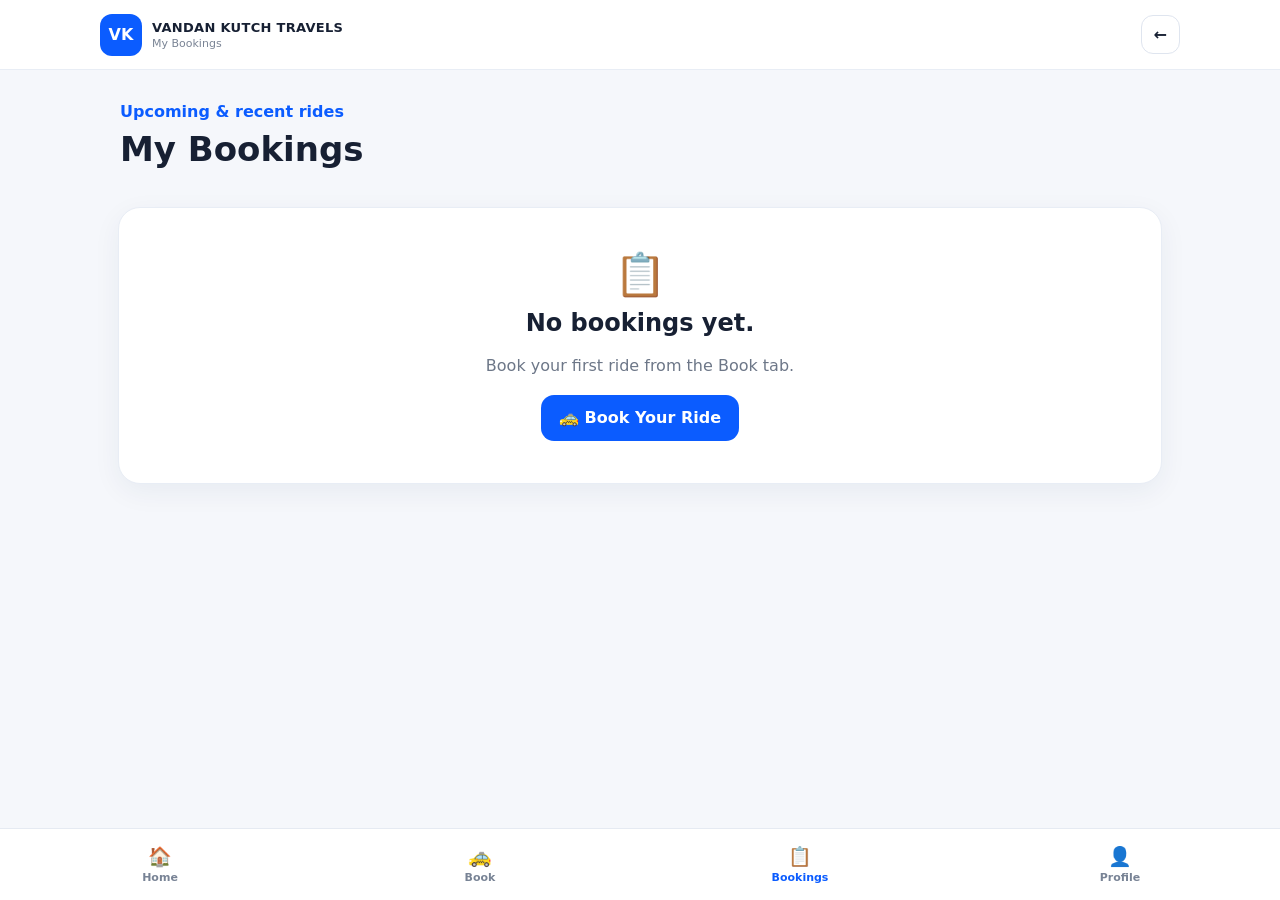
<file: bookings.html>
<!DOCTYPE html>
<html lang="en">
<head>
  <meta charset="UTF-8">
  <meta name="viewport" content="width=device-width, initial-scale=1.0">
  <meta name="theme-color" content="#0b5cff">
  <title>My Bookings | Vandan Kutch Travels</title>
  <link rel="stylesheet" href="css/style.css">
</head>
<body data-page="bookings">
  <header class="topbar">
    <a class="brand" href="index.html"><span class="brand-mark">VK</span><span><b>VANDAN KUTCH TRAVELS</b><small>My Bookings</small></span></a>
    <a class="icon-btn" href="index.html">←</a>
  </header>

  <main class="page">
    <section class="intro">
      <p class="eyebrow">Upcoming & recent rides</p>
      <h1>My Bookings</h1>
    </section>
    <section id="bookingList" class="booking-list"></section>
  </main>

  <nav class="bottom-nav">
    <a href="index.html">🏠<span>Home</span></a>
    <a href="booking.html">🚕<span>Book</span></a>
    <a class="active" href="bookings.html">📋<span>Bookings</span></a>
    <a href="profile.html">👤<span>Profile</span></a>
  </nav>

  <script src="js/app.js"></script>
</body>
</html>
</file>
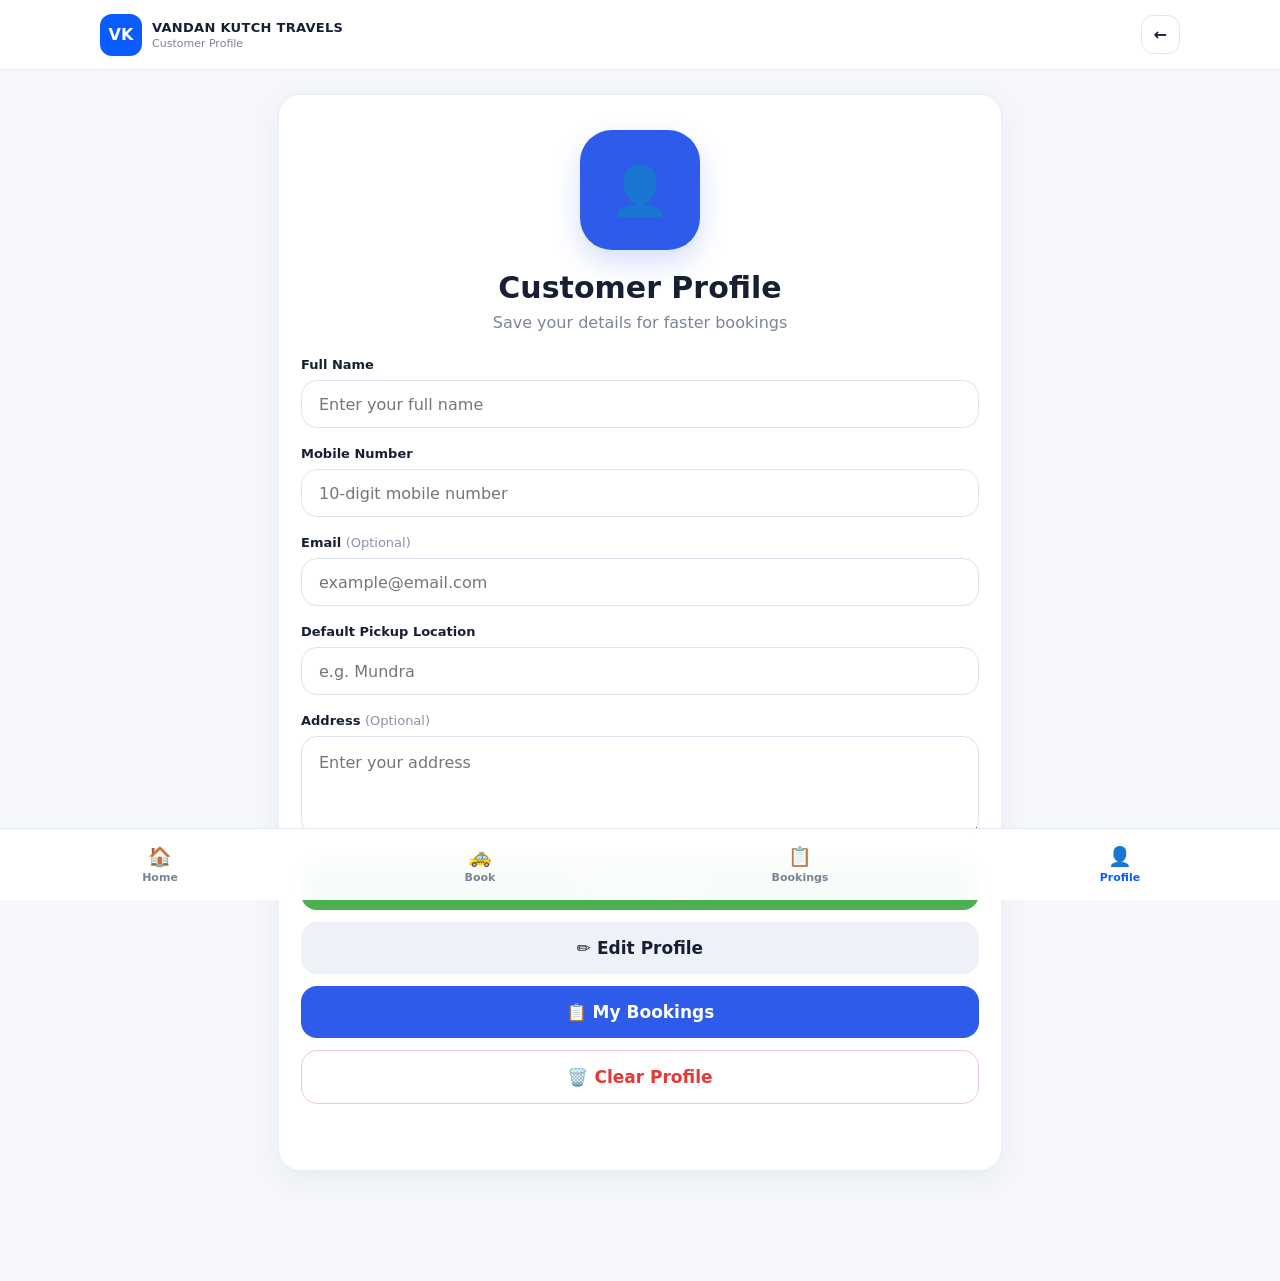
<file: profile.html>
<!DOCTYPE html>
<html lang="en">
<head>
  <meta charset="UTF-8">
  <meta name="viewport" content="width=device-width, initial-scale=1.0">
  <meta name="theme-color" content="#0b5cff">

  <title>Customer Profile | Vandan Kutch Travels</title>

  <link rel="stylesheet" href="css/style.css">

  <style>
    /* ================================
       CUSTOMER PROFILE
       ================================ */

    .profile-card {
      text-align: center;
      padding: 30px 22px;
    }

    .profile-avatar {
      width: 120px;
      height: 120px;
      margin: 5px auto 20px;
      border-radius: 32px;
      background: #2f5bea;
      color: #fff;
      display: flex;
      align-items: center;
      justify-content: center;
      font-size: 48px;
      font-weight: 800;
      box-shadow: 0 12px 28px rgba(47, 91, 234, 0.20);
    }

    .profile-title {
      margin: 0;
      font-size: 30px;
      color: #172033;
    }

    .profile-subtitle {
      margin: 8px 0 25px;
      color: #7b8498;
      font-size: 16px;
    }

    .profile-form {
      text-align: left;
    }

    .profile-form .field {
      margin-bottom: 18px;
    }

    .profile-form label {
      display: block;
      margin-bottom: 8px;
      font-weight: 700;
      color: #172033;
    }

    .profile-form input,
    .profile-form textarea {
      width: 100%;
      box-sizing: border-box;
      padding: 16px 17px;
      border: 1px solid #dce3ef;
      border-radius: 16px;
      background: #fff;
      color: #172033;
      font-size: 16px;
      outline: none;
      font-family: inherit;
    }

    .profile-form textarea {
      min-height: 100px;
      resize: vertical;
    }

    .profile-form input:focus,
    .profile-form textarea:focus {
      border-color: #2f5bea;
      box-shadow: 0 0 0 3px rgba(47, 91, 234, 0.10);
    }

    .profile-buttons {
      display: grid;
      gap: 12px;
      margin-top: 10px;
    }

    .profile-buttons button {
      width: 100%;
      border: 0;
      border-radius: 16px;
      padding: 16px;
      font-size: 17px;
      font-weight: 800;
      cursor: pointer;
    }

    .save-profile {
      background: #4caf50;
      color: #fff;
    }

    .edit-profile {
      background: #eef2f8;
      color: #172033;
    }

    .bookings-profile {
      background: #2f5bea;
      color: #fff;
    }

    .clear-profile {
      background: #fff;
      color: #e53935;
      border: 1px solid #f0caca !important;
    }

    .profile-message {
      min-height: 22px;
      text-align: center;
      margin: 14px 0 0;
      font-weight: 700;
      font-size: 14px;
    }

    .saved-info {
      margin-top: 22px;
      padding: 18px;
      border-radius: 18px;
      background: #f4f7fb;
      text-align: left;
    }

    .saved-info h3 {
      margin: 0 0 12px;
      color: #172033;
      font-size: 18px;
    }

    .saved-info p {
      margin: 7px 0;
      color: #667085;
      font-size: 15px;
      line-height: 1.5;
    }

    .saved-info strong {
      color: #172033;
    }

    .welcome-box {
      display: none;
      margin-bottom: 22px;
      padding: 18px;
      border-radius: 18px;
      background: #eef5ff;
      color: #172033;
      text-align: left;
    }

    .welcome-box strong {
      color: #2f5bea;
    }

    @media (max-width: 600px) {
      .profile-card {
        padding: 25px 18px;
      }

      .profile-avatar {
        width: 105px;
        height: 105px;
        font-size: 42px;
        border-radius: 28px;
      }

      .profile-title {
        font-size: 27px;
      }
    }
  </style>
</head>

<body data-page="profile">

  <!-- ================================
       HEADER
       ================================ -->

  <header class="topbar">

    <a class="brand" href="index.html">
      <span class="brand-mark">VK</span>

      <span>
        <b>VANDAN KUTCH TRAVELS</b>
        <small>Customer Profile</small>
      </span>
    </a>

    <a class="icon-btn" href="index.html" aria-label="Back">
      ←
    </a>

  </header>


  <!-- ================================
       MAIN CONTENT
       ================================ -->

  <main class="page narrow">

    <section class="card profile-card">

      <!-- Avatar -->
      <div class="profile-avatar" id="profileAvatar">
        👤
      </div>


      <!-- Title -->
      <h1 class="profile-title">
        Customer Profile
      </h1>

      <p class="profile-subtitle">
        Save your details for faster bookings
      </p>


      <!-- Welcome message -->
      <div class="welcome-box" id="welcomeBox">
        Welcome back, <strong id="welcomeName">Customer</strong>! 👋
      </div>


      <!-- ================================
           PROFILE FORM
           ================================ -->

      <form id="profileForm" class="profile-form">

        <!-- Name -->
        <div class="field">

          <label for="customerName">
            Full Name
          </label>

          <input
            type="text"
            id="customerName"
            name="customerName"
            placeholder="Enter your full name"
            autocomplete="name"
            maxlength="60"
            required
          >

        </div>


        <!-- Mobile -->
        <div class="field">

          <label for="customerMobile">
            Mobile Number
          </label>

          <input
            type="tel"
            id="customerMobile"
            name="customerMobile"
            inputmode="numeric"
            maxlength="10"
            placeholder="10-digit mobile number"
            autocomplete="tel"
            required
          >

        </div>


        <!-- Email -->
        <div class="field">

          <label for="customerEmail">
            Email
            <span style="font-weight:400;color:#8992a5;">
              (Optional)
            </span>
          </label>

          <input
            type="email"
            id="customerEmail"
            name="customerEmail"
            placeholder="example@email.com"
            autocomplete="email"
            maxlength="100"
          >

        </div>


        <!-- Default Pickup -->
        <div class="field">

          <label for="customerPickup">
            Default Pickup Location
          </label>

          <input
            type="text"
            id="customerPickup"
            name="customerPickup"
            placeholder="e.g. Mundra"
            maxlength="120"
          >

        </div>


        <!-- Address -->
        <div class="field">

          <label for="customerAddress">
            Address
            <span style="font-weight:400;color:#8992a5;">
              (Optional)
            </span>
          </label>

          <textarea
            id="customerAddress"
            name="customerAddress"
            placeholder="Enter your address"
            maxlength="250"
          ></textarea>

        </div>


        <!-- Buttons -->
        <div class="profile-buttons">

          <button
            type="submit"
            class="save-profile"
            id="saveProfileBtn"
          >
            💾 Save Profile
          </button>

          <button
            type="button"
            class="edit-profile"
            id="editProfileBtn"
          >
            ✏️ Edit Profile
          </button>

          <button
            type="button"
            class="bookings-profile"
            id="myBookingsBtn"
          >
            📋 My Bookings
          </button>

          <button
            type="button"
            class="clear-profile"
            id="clearProfileBtn"
          >
            🗑️ Clear Profile
          </button>

        </div>


        <!-- Message -->
        <p
          id="profileMessage"
          class="profile-message"
          role="status"
        ></p>

      </form>


      <!-- ================================
           SAVED INFORMATION
           ================================ -->

      <div
        class="saved-info"
        id="savedInfo"
        style="display:none;"
      >

        <h3>
          ✅ Saved Profile
        </h3>

        <p>
          <strong>Name:</strong>
          <span id="savedName">—</span>
        </p>

        <p>
          <strong>Mobile:</strong>
          <span id="savedMobile">—</span>
        </p>

        <p>
          <strong>Email:</strong>
          <span id="savedEmail">—</span>
        </p>

        <p>
          <strong>Pickup:</strong>
          <span id="savedPickup">—</span>
        </p>

        <p>
          <strong>Address:</strong>
          <span id="savedAddress">—</span>
        </p>

      </div>

    </section>

  </main>


  <!-- ================================
       BOTTOM NAVIGATION
       ================================ -->

  <nav class="bottom-nav">

    <a href="index.html">
      🏠
      <span>Home</span>
    </a>

    <a href="booking.html">
      🚕
      <span>Book</span>
    </a>

    <a href="bookings.html">
      📋
      <span>Bookings</span>
    </a>

    <a class="active" href="profile.html">
      👤
      <span>Profile</span>
    </a>

  </nav>


  <!-- ================================
       PROFILE JAVASCRIPT
       ================================ -->

  <script>

    const profileForm = document.getElementById("profileForm");

    const customerName =
      document.getElementById("customerName");

    const customerMobile =
      document.getElementById("customerMobile");

    const customerEmail =
      document.getElementById("customerEmail");

    const customerPickup =
      document.getElementById("customerPickup");

    const customerAddress =
      document.getElementById("customerAddress");

    const profileAvatar =
      document.getElementById("profileAvatar");

    const welcomeBox =
      document.getElementById("welcomeBox");

    const welcomeName =
      document.getElementById("welcomeName");

    const savedInfo =
      document.getElementById("savedInfo");

    const savedName =
      document.getElementById("savedName");

    const savedMobile =
      document.getElementById("savedMobile");

    const savedEmail =
      document.getElementById("savedEmail");

    const savedPickup =
      document.getElementById("savedPickup");

    const savedAddress =
      document.getElementById("savedAddress");

    const profileMessage =
      document.getElementById("profileMessage");

    const editProfileBtn =
      document.getElementById("editProfileBtn");

    const clearProfileBtn =
      document.getElementById("clearProfileBtn");

    const myBookingsBtn =
      document.getElementById("myBookingsBtn");


    /* =================================
       LOAD PROFILE
       ================================= */

    function loadProfile() {

      const profile =
        JSON.parse(
          localStorage.getItem("vandanCustomerProfile")
        );

      if (!profile) {

        profileForm.reset();

        savedInfo.style.display = "none";

        welcomeBox.style.display = "none";

        profileAvatar.textContent = "👤";

        return;
      }


      customerName.value =
        profile.name || "";

      customerMobile.value =
        profile.mobile || "";

      customerEmail.value =
        profile.email || "";

      customerPickup.value =
        profile.pickup || "";

      customerAddress.value =
        profile.address || "";


      updateProfileDisplay(profile);

    }


    /* =================================
       UPDATE PROFILE DISPLAY
       ================================= */

    function updateProfileDisplay(profile) {

      const name =
        profile.name || "Customer";

      welcomeName.textContent =
        name;

      welcomeBox.style.display =
        "block";


      // First letter avatar
      const firstLetter =
        name.trim().charAt(0).toUpperCase();

      if (firstLetter) {

        profileAvatar.textContent =
          firstLetter;

      } else {

        profileAvatar.textContent =
          "👤";

      }


      savedName.textContent =
        profile.name || "—";

      savedMobile.textContent =
        profile.mobile || "—";

      savedEmail.textContent =
        profile.email || "—";

      savedPickup.textContent =
        profile.pickup || "—";

      savedAddress.textContent =
        profile.address || "—";


      savedInfo.style.display =
        "block";

    }


    /* =================================
       SAVE PROFILE
       ================================= */

    profileForm.addEventListener(
      "submit",
      function(event) {

        event.preventDefault();


        const name =
          customerName.value.trim();

        const mobile =
          customerMobile.value
            .replace(/\D/g, "")
            .trim();

        const email =
          customerEmail.value.trim();

        const pickup =
          customerPickup.value.trim();

        const address =
          customerAddress.value.trim();


        /* Name validation */

        if (name.length < 2) {

          showMessage(
            "Please enter your name.",
            "error"
          );

          customerName.focus();

          return;

        }


        /* Mobile validation */

        if (!/^[6-9]\d{9}$/.test(mobile)) {

          showMessage(
            "Please enter a valid 10-digit mobile number.",
            "error"
          );

          customerMobile.focus();

          return;

        }


        /* Email validation */

        if (
          email &&
          !/^[^\s@]+@[^\s@]+\.[^\s@]+$/.test(email)
        ) {

          showMessage(
            "Please enter a valid email address.",
            "error"
          );

          customerEmail.focus();

          return;

        }


        const profile = {

          name: name,

          mobile: mobile,

          email: email,

          pickup: pickup,

          address: address

        };


        /* Save complete profile */

        localStorage.setItem(
          "vandanCustomerProfile",
          JSON.stringify(profile)
        );


        /*
          These two values are also saved separately
          so booking.html can use them automatically.
        */

        localStorage.setItem(
          "customerName",
          name
        );

        localStorage.setItem(
          "customerMobile",
          mobile
        );


        updateProfileDisplay(profile);


        showMessage(
          "✅ Profile saved successfully!",
          "success"
        );

      }
    );


    /* =================================
       MOBILE NUMBER CLEANING
       ================================= */

    customerMobile.addEventListener(
      "input",
      function() {

        this.value =
          this.value
            .replace(/\D/g, "")
            .slice(0, 10);

      }
    );


    /* =================================
       EDIT PROFILE
       ================================= */

    editProfileBtn.addEventListener(
      "click",
      function() {

        customerName.focus();

        customerName.scrollIntoView({
          behavior: "smooth",
          block: "center"
        });

        showMessage(
          "✏️ You can edit your profile now.",
          "info"
        );

      }
    );


    /* =================================
       MY BOOKINGS
       ================================= */

    myBookingsBtn.addEventListener(
      "click",
      function() {

        window.location.href =
          "bookings.html";

      }
    );


    /* =================================
       CLEAR PROFILE
       ================================= */

    clearProfileBtn.addEventListener(
      "click",
      function() {

        const confirmed =
          confirm(
            "Are you sure you want to clear your customer profile?"
          );

        if (!confirmed) {
          return;
        }


        localStorage.removeItem(
          "vandanCustomerProfile"
        );

        localStorage.removeItem(
          "customerName"
        );

        localStorage.removeItem(
          "customerMobile"
        );


        profileForm.reset();

        savedInfo.style.display =
          "none";

        welcomeBox.style.display =
          "none";

        profileAvatar.textContent =
          "👤";


        showMessage(
          "Profile cleared.",
          "success"
        );

      }
    );


    /* =================================
       MESSAGE
       ================================= */

    function showMessage(
      message,
      type
    ) {

      profileMessage.textContent =
        message;


      if (type === "success") {

        profileMessage.style.color =
          "#2e9d46";

      } else if (type === "error") {

        profileMessage.style.color =
          "#d93636";

      } else {

        profileMessage.style.color =
          "#2f5bea";

      }


      setTimeout(
        function() {

          profileMessage.textContent =
            "";

        },
        4000
      );

    }


    /* =================================
       START
       ================================= */

    loadProfile();

  </script>


  <!-- Existing application JavaScript -->
  <script src="js/app.js"></script>

</body>
</html>
</file>
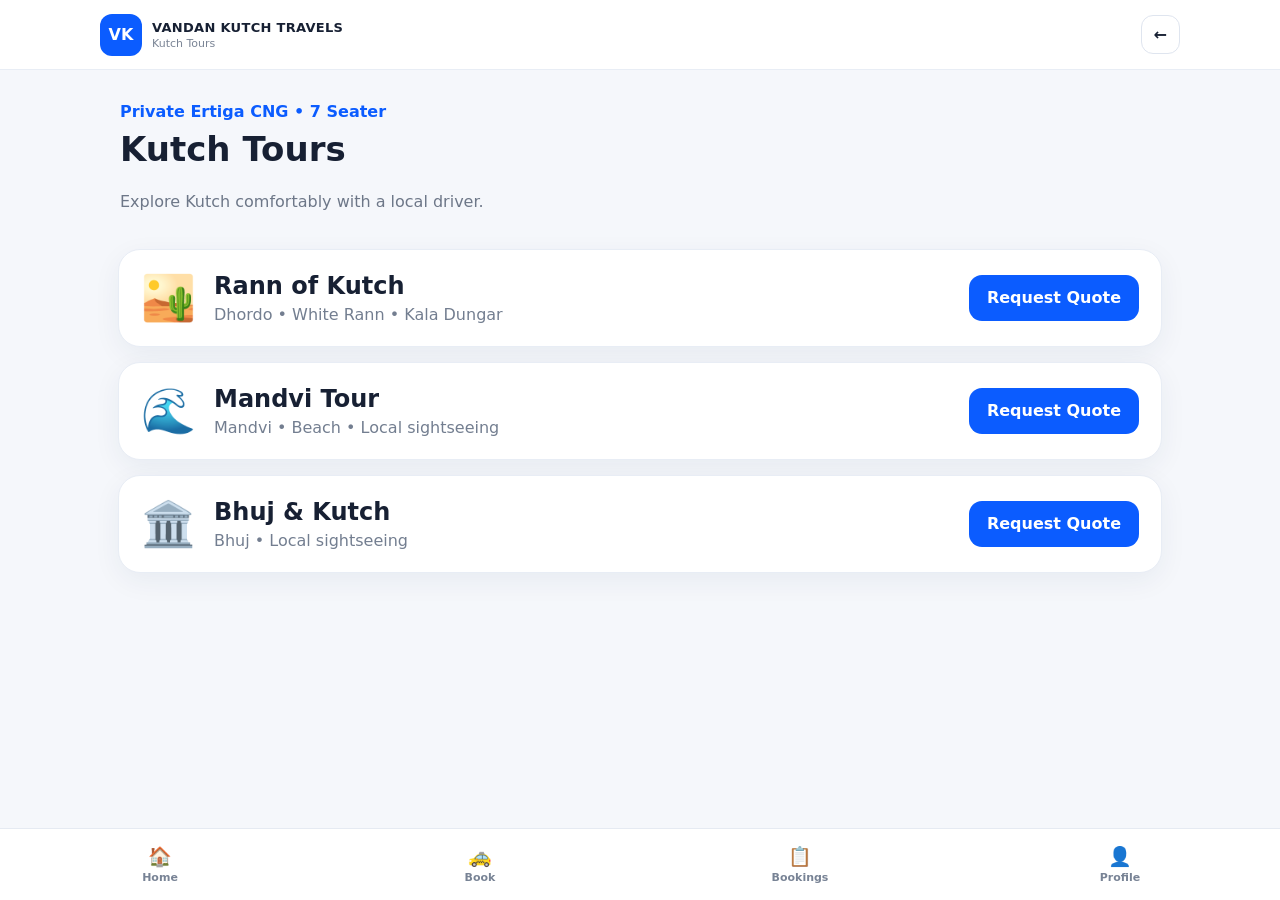
<file: tours.html>
<!DOCTYPE html>
<html lang="en">
<head>
  <meta charset="UTF-8">
  <meta name="viewport" content="width=device-width, initial-scale=1.0">
  <meta name="theme-color" content="#0b5cff">
  <title>Kutch Tours | Vandan Kutch Travels</title>
  <link rel="stylesheet" href="css/style.css">
</head>
<body data-page="tours">
  <header class="topbar">
    <a class="brand" href="index.html"><span class="brand-mark">VK</span><span><b>VANDAN KUTCH TRAVELS</b><small>Kutch Tours</small></span></a>
    <a class="icon-btn" href="index.html">←</a>
  </header>

  <main class="page">
    <section class="intro">
      <p class="eyebrow">Private Ertiga CNG • 7 Seater</p>
      <h1>Kutch Tours</h1>
      <p class="muted">Explore Kutch comfortably with a local driver.</p>
    </section>

    <div class="tour-list">
      <article class="tour card">
        <div class="tour-icon">🏜️</div>
        <div><h2>Rann of Kutch</h2><p>Dhordo • White Rann • Kala Dungar</p></div>
        <a class="btn primary" href="booking.html?service=Kutch%20Tour&tour=Rann%20of%20Kutch">Request Quote</a>
      </article>

      <article class="tour card">
        <div class="tour-icon">🌊</div>
        <div><h2>Mandvi Tour</h2><p>Mandvi • Beach • Local sightseeing</p></div>
        <a class="btn primary" href="booking.html?service=Kutch%20Tour&tour=Mandvi%20Tour">Request Quote</a>
      </article>

      <article class="tour card">
        <div class="tour-icon">🏛️</div>
        <div><h2>Bhuj & Kutch</h2><p>Bhuj • Local sightseeing</p></div>
        <a class="btn primary" href="booking.html?service=Kutch%20Tour&tour=Bhuj%20%26%20Kutch">Request Quote</a>
      </article>
    </div>
  </main>

  <nav class="bottom-nav">
    <a href="index.html">🏠<span>Home</span></a>
    <a href="booking.html">🚕<span>Book</span></a>
    <a href="bookings.html">📋<span>Bookings</span></a>
    <a href="profile.html">👤<span>Profile</span></a>
  </nav>

  <script src="js/app.js"></script>
</body>
</html>
</file>
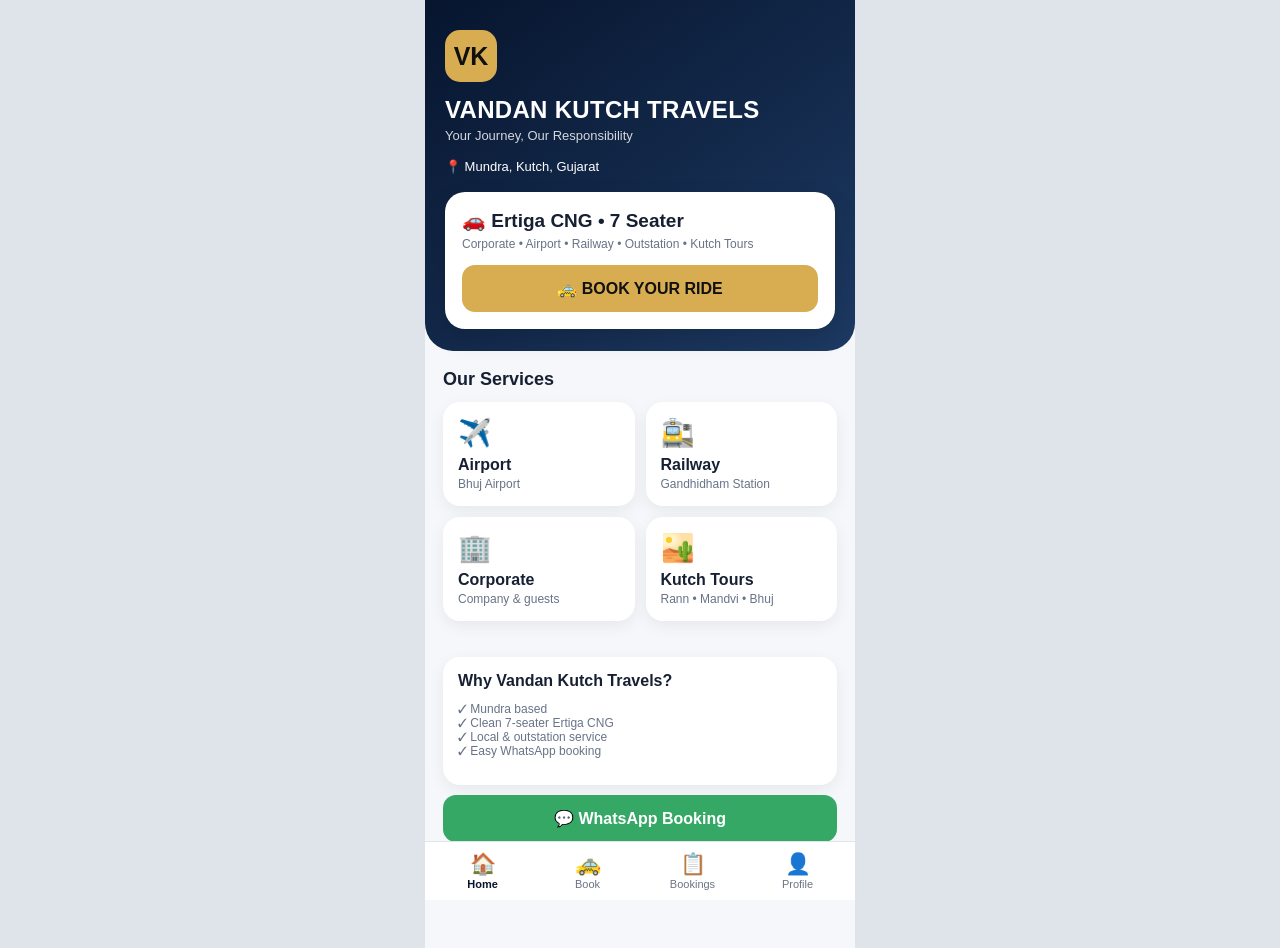
<file: Vandan_Kutch_Travels_iPhone_App.html>
<!doctype html>
<html lang="gu">
<head>
<meta charset="utf-8">
<meta name="viewport" content="width=device-width,initial-scale=1,viewport-fit=cover">
<meta name="apple-mobile-web-app-capable" content="yes">
<title>Vandan Kutch Travels</title>
<style>
*{box-sizing:border-box}body{margin:0;background:#dfe4eb;font-family:-apple-system,BlinkMacSystemFont,"Segoe UI",Arial;color:#172033}
.app{width:100%;max-width:430px;min-height:100vh;margin:auto;background:#f6f7fa;padding-bottom:88px}
header{background:linear-gradient(145deg,#07152e,#1d3a63);color:#fff;padding:30px 20px 22px;border-radius:0 0 28px 28px}
.logo{width:52px;height:52px;border-radius:15px;background:#d8ad52;color:#101010;display:flex;align-items:center;justify-content:center;font-size:25px;font-weight:900;margin-bottom:14px}
.brand{font-size:24px;font-weight:850;letter-spacing:.3px}.tag{font-size:13px;opacity:.82;margin-top:4px}.location{font-size:13px;margin-top:16px}
.hero{background:#fff;color:#172033;border-radius:20px;margin-top:18px;padding:17px;box-shadow:0 10px 25px #0002}.hero h2{margin:0 0 5px;font-size:19px}.muted{font-size:12px;color:#687387}
button{font:inherit;cursor:pointer}.primary{border:0;border-radius:13px;background:#d8ad52;color:#111;font-weight:800;padding:14px;width:100%;margin-top:14px}.green{border:0;border-radius:13px;background:#35a866;color:#fff;font-weight:800;padding:14px;width:100%;margin-top:10px}
.section{padding:18px}.title{font-size:18px;font-weight:800;margin-bottom:12px}.grid{display:grid;grid-template-columns:1fr 1fr;gap:11px}.card{background:#fff;border-radius:17px;padding:15px;box-shadow:0 5px 16px #00000010}.service{cursor:pointer}.ico{font-size:27px}.service b{display:block;margin-top:7px}.service .muted{margin-top:3px}
.bottom{position:fixed;bottom:0;left:50%;transform:translateX(-50%);width:min(430px,100%);padding:9px 5px calc(9px + env(safe-area-inset-bottom));background:#fff;border-top:1px solid #e1e4e9;display:grid;grid-template-columns:repeat(4,1fr);z-index:5}.nav{border:0;background:none;color:#6b7483;font-size:11px}.nav strong{display:block;font-size:21px;margin-bottom:2px}.nav.on{color:#07152e;font-weight:800}
.screen{display:none}.screen.on{display:block}.back{border:0;background:none;color:#fff;padding:0 0 15px;font-weight:700}
.form{margin:16px;background:#fff;border-radius:18px;padding:17px;box-shadow:0 5px 18px #00000010}.label{font-size:12px;color:#687387;margin:10px 0 5px}.input{width:100%;padding:13px;border:1px solid #d8dde6;border-radius:11px;font-size:15px;background:#fff}.row{display:grid;grid-template-columns:1fr 1fr;gap:10px}.fare{margin-top:14px;background:#eef8f2;border:1px solid #cde9d7;border-radius:13px;padding:13px}.fare b{font-size:20px}.tour{background:#fff;border-radius:17px;padding:16px;margin-bottom:11px;box-shadow:0 5px 16px #00000010}.tour h3{margin:0 0 4px}.tour button{margin-top:10px}
.notice{margin:16px;background:#fff8e7;border:1px solid #efdfa9;border-radius:15px;padding:14px;font-size:13px}
</style>
</head>
<body>
<div class="app">

<section id="home" class="screen on">
<header>
<div class="logo">VK</div>
<div class="brand">VANDAN KUTCH TRAVELS</div>
<div class="tag">Your Journey, Our Responsibility</div>
<div class="location">📍 Mundra, Kutch, Gujarat</div>
<div class="hero">
<h2>🚗 Ertiga CNG • 7 Seater</h2>
<div class="muted">Corporate • Airport • Railway • Outstation • Kutch Tours</div>
<button class="primary" onclick="go('book')">🚕 BOOK YOUR RIDE</button>
</div>
</header>
<div class="section">
<div class="title">Our Services</div>
<div class="grid">
<div class="card service" onclick="quick('Airport Transfer')"><div class="ico">✈️</div><b>Airport</b><div class="muted">Bhuj Airport</div></div>
<div class="card service" onclick="quick('Railway Transfer')"><div class="ico">🚉</div><b>Railway</b><div class="muted">Gandhidham Station</div></div>
<div class="card service" onclick="quick('Corporate Travel')"><div class="ico">🏢</div><b>Corporate</b><div class="muted">Company & guests</div></div>
<div class="card service" onclick="go('tours')"><div class="ico">🏜️</div><b>Kutch Tours</b><div class="muted">Rann • Mandvi • Bhuj</div></div>
</div>
</div>
<div class="section">
<div class="card"><b>Why Vandan Kutch Travels?</b><p class="muted">✓ Mundra based<br>✓ Clean 7-seater Ertiga CNG<br>✓ Local & outstation service<br>✓ Easy WhatsApp booking</p></div>
<button class="green" onclick="wa()">💬 WhatsApp Booking</button>
</div>
</section>

<section id="book" class="screen">
<header><button class="back" onclick="go('home')">← Back</button><div class="brand">Book Your Ride</div><div class="tag">Mundra • Kutch • Gujarat</div></header>
<div class="form">
<div class="label">Service</div>
<select id="service" class="input">
<option>Local Ride</option><option>Airport Transfer</option><option>Railway Transfer</option><option>Corporate Travel</option><option>Outstation</option><option>Kutch Tour</option>
</select>
<div class="label">Pickup Location</div><input id="pickup" class="input" placeholder="e.g. The Fern Residency, Mundra">
<div class="label">Drop Location</div><input id="drop" class="input" placeholder="e.g. Bhuj Airport">
<div class="row"><div><div class="label">Date</div><input id="date" type="date" class="input"></div><div><div class="label">Time</div><input id="time" type="time" class="input"></div></div>
<div class="row"><div><div class="label">Passengers</div><input id="people" type="number" min="1" max="7" value="2" class="input"></div><div><div class="label">Name</div><input id="name" class="input" placeholder="Your name"></div></div>
<div class="label">Mobile</div><input id="mobile" class="input" value="+91 99137 47955">
<div class="fare">Estimated fare: <b id="fare">₹ —</b><div class="muted">Final fare will be confirmed by Vandan.</div></div>
<button class="primary" onclick="estimate()">Calculate Estimate</button>
<button class="green" onclick="sendBooking()">Confirm via WhatsApp</button>
</div>
</section>

<section id="tours" class="screen">
<header><button class="back" onclick="go('home')">← Back</button><div class="brand">Kutch Tours</div><div class="tag">Private Ertiga CNG • 7 Seater</div></header>
<div class="section">
<div class="tour"><h3>🏜️ Rann of Kutch</h3><div class="muted">Dhordo • White Rann • Kala Dungar</div><button class="primary" onclick="quick('Kutch Tour')">Request Quote</button></div>
<div class="tour"><h3>🌊 Mandvi Tour</h3><div class="muted">Mandvi • Beach • Local sightseeing</div><button class="primary" onclick="quick('Kutch Tour')">Request Quote</button></div>
<div class="tour"><h3>🏛️ Bhuj & Kutch</h3><div class="muted">Bhuj • Local sightseeing</div><button class="primary" onclick="quick('Kutch Tour')">Request Quote</button></div>
</div>
</section>

<section id="trips" class="screen">
<header><div class="brand">My Bookings</div><div class="tag">Upcoming & recent rides</div></header>
<div class="section" id="bookingList"><div class="notice">No bookings yet.<br><br>Book your first ride from the <b>Book</b> tab.</div></div>
</section>

<section id="profile" class="screen">
<header><div class="brand">Profile</div><div class="tag">Vandan Kutch Travels</div></header>
<div class="section">
<div class="card"><b>Vandan Nanjar</b><div class="muted">📞 +91 99137 47955</div><div class="muted">📍 Mundra, Kutch, Gujarat</div></div>
<div class="card" style="margin-top:12px"><b>Vehicle</b><div class="muted">Maruti Suzuki Ertiga CNG • 7 Seater</div></div>
<button class="green" onclick="call()">📞 Call Vandan</button>
<button class="primary" onclick="wa()">💬 WhatsApp Booking</button>
</div>
</section>

<nav class="bottom">
<button class="nav on" onclick="go('home',this)"><strong>🏠</strong>Home</button>
<button class="nav" onclick="go('book',this)"><strong>🚕</strong>Book</button>
<button class="nav" onclick="go('trips',this)"><strong>📋</strong>Bookings</button>
<button class="nav" onclick="go('profile',this)"><strong>👤</strong>Profile</button>
</nav>
</div>

<script>
const screens=['home','book','tours','trips','profile'];
function go(id,btn){screens.forEach(x=>document.getElementById(x).classList.remove('on'));document.getElementById(id).classList.add('on');document.querySelectorAll('.nav').forEach(x=>x.classList.remove('on'));if(btn)btn.classList.add('on');scrollTo(0,0)}
function quick(s){document.getElementById('service').value=s;go('book')}
function estimate(){let s=document.getElementById('service').value;let f={'Local Ride':500,'Airport Transfer':1200,'Railway Transfer':900,'Corporate Travel':1000,'Outstation':2500,'Kutch Tour':3500}[s]||1000;document.getElementById('fare').textContent='₹'+f.toLocaleString('en-IN')+'+';return f}
function sendBooking(){let f=estimate();let m=`VANDAN KUTCH TRAVELS - BOOKING REQUEST\n\nName: ${name.value}\nMobile: ${mobile.value}\nService: ${service.value}\nPickup: ${pickup.value}\nDrop: ${drop.value}\nDate: ${date.value}\nTime: ${time.value}\nPassengers: ${people.value}\nEstimated fare: ₹${f}`;document.getElementById('bookingList').innerHTML=`<div class="card"><b>${service.value}</b><div class="muted">${pickup.value} → ${drop.value}</div><div class="muted">${date.value} ${time.value}</div><br><b>REQUESTED</b></div>`;go('trips');window.location.href='https://wa.me/919913747955?text='+encodeURIComponent(m)}
function wa(){window.location.href='https://wa.me/919913747955?text='+encodeURIComponent('Hello Vandan Kutch Travels, I want to book an Ertiga CNG.')}
function call(){window.location.href='tel:+919913747955'}
</script>
</body>
</html>
</file>
<file: css/style.css>
*{box-sizing:border-box}html{scroll-behavior:smooth}body{margin:0;font-family:Inter,system-ui,-apple-system,BlinkMacSystemFont,"Segoe UI",sans-serif;background:#f5f7fb;color:#172033;padding-bottom:86px}a{text-decoration:none;color:inherit}button,input,select{font:inherit}.topbar{height:70px;background:#fff;border-bottom:1px solid #e8edf5;display:flex;align-items:center;justify-content:space-between;padding:0 max(18px,calc((100vw - 1080px)/2));position:sticky;top:0;z-index:20}.brand{display:flex;align-items:center;gap:10px}.brand-mark{width:42px;height:42px;border-radius:12px;background:#0b5cff;color:#fff;display:grid;place-items:center;font-weight:900}.brand b{display:block;font-size:13px;letter-spacing:.3px}.brand small{display:block;color:#7a8495;font-size:11px;margin-top:2px}.top-whatsapp,.icon-btn{border:1px solid #dfe5ef;border-radius:12px;padding:9px 12px;font-weight:700;background:#fff}.page{max-width:1080px;margin:auto;padding:24px 18px}.page.narrow{max-width:760px}.card{background:#fff;border:1px solid #e8edf5;border-radius:22px;box-shadow:0 8px 28px rgba(25,45,85,.06)}.hero{min-height:340px;padding:38px;display:flex;align-items:center;justify-content:space-between;gap:30px;background:linear-gradient(135deg,#fff,#eef5ff)}.hero h1{font-size:clamp(34px,6vw,58px);line-height:1.02;margin:10px 0 18px}.hero h1 span{color:#0b5cff}.eyebrow{font-weight:800;color:#0b5cff;margin:0 0 8px}.muted{color:#6d7788;line-height:1.6}.vehicle-badge{min-width:190px;min-height:190px;border-radius:30px;background:#0b5cff;color:#fff;display:flex;flex-direction:column;align-items:center;justify-content:center;font-size:52px;box-shadow:0 20px 45px rgba(11,92,255,.25)}.vehicle-badge strong{font-size:18px;margin-top:8px}.vehicle-badge small{font-size:13px;opacity:.85}.btn{display:inline-flex;justify-content:center;align-items:center;border:0;border-radius:13px;padding:13px 18px;font-weight:800;cursor:pointer;min-height:46px}.btn.primary{background:#0b5cff;color:#fff}.btn.secondary{background:#edf2f8;color:#1b2a41}.btn.whatsapp{background:#16a34a;color:#fff}.section-title{margin:30px 0 12px}.section-title h2,h2{margin:0 0 8px}.grid{display:grid;gap:14px}.services{grid-template-columns:repeat(4,1fr)}.service{padding:22px;display:flex;flex-direction:column;gap:7px}.service span{font-size:32px}.service small,.service b{display:block}.service small{color:#7a8495}.why{margin-top:28px;padding:26px}.checks{list-style:none;padding:0;margin:18px 0 22px;display:grid;grid-template-columns:1fr 1fr;gap:12px;color:#3d485a}.bottom-nav{position:fixed;bottom:0;left:0;right:0;height:72px;background:rgba(255,255,255,.96);backdrop-filter:blur(14px);border-top:1px solid #e5eaf2;display:grid;grid-template-columns:repeat(4,1fr);z-index:50}.bottom-nav a{display:flex;align-items:center;justify-content:center;flex-direction:column;gap:3px;color:#788395;font-size:19px}.bottom-nav span{font-size:11px;font-weight:700}.bottom-nav a.active{color:#0b5cff}.form-card{padding:28px}.form-card h1,.intro h1{margin:0 0 20px;font-size:34px}.field{margin:0 0 16px}.field label{display:block;font-size:13px;font-weight:800;margin:0 0 7px}.field input,.field select{width:100%;height:48px;border:1px solid #dce3ee;border-radius:12px;padding:0 13px;background:#fff;outline:none}.field input:focus,.field select:focus{border-color:#0b5cff;box-shadow:0 0 0 3px rgba(11,92,255,.1)}.two{display:grid;grid-template-columns:1fr 1fr;gap:14px}.fare-box{padding:18px;border-radius:16px;background:#f4f7fb;margin:6px 0 18px}.fare-box span,.fare-box small{display:block;color:#778196}.fare-box strong{display:block;font-size:28px;margin:3px 0}.actions{display:grid;grid-template-columns:1fr 1fr;gap:10px}.form-message{min-height:20px;font-weight:700}.intro{padding:8px 2px 18px}.tour-list{display:grid;gap:15px}.tour{padding:22px;display:grid;grid-template-columns:auto 1fr auto;align-items:center;gap:18px}.tour-icon{font-size:44px}.tour h2{margin:0 0 5px}.tour p{margin:0;color:#737e90}.booking-list{display:grid;gap:14px}.booking-item{padding:20px}.booking-head{display:flex;justify-content:space-between;gap:10px;align-items:center}.status{font-size:12px;font-weight:800;background:#e9f8ef;color:#15803d;border-radius:999px;padding:6px 10px}.booking-meta{display:grid;grid-template-columns:1fr 1fr;gap:10px;margin-top:14px}.meta{background:#f6f8fb;padding:11px;border-radius:11px}.meta small{display:block;color:#7a8495}.empty{text-align:center;padding:42px 20px}.empty .emoji{font-size:42px;margin-bottom:10px}.profile-card{text-align:center;padding:30px}.avatar{width:82px;height:82px;border-radius:24px;background:#0b5cff;color:#fff;display:grid;place-items:center;margin:0 auto 16px;font-size:25px;font-weight:900}.vehicle-line{border-top:1px solid #e8edf5;border-bottom:1px solid #e8edf5;padding:16px 0;margin:20px 0;text-align:left}.vehicle-line span{display:block;color:#788395;font-size:12px;margin-bottom:5px}.profile-actions{display:grid;grid-template-columns:1fr 1fr;gap:10px}.info{margin-top:15px;padding:24px}.info p{color:#6d7788;line-height:1.6}.error{color:#b42318}.success{color:#15803d}@media(max-width:760px){.hero{padding:26px;min-height:auto;align-items:flex-start}.vehicle-badge{min-width:120px;min-height:120px;font-size:36px;border-radius:22px}.vehicle-badge strong{font-size:14px}.services{grid-template-columns:1fr 1fr}.tour{grid-template-columns:auto 1fr}.tour .btn{grid-column:1/-1;width:100%}}@media(max-width:520px){.topbar{padding:0 12px}.brand b{font-size:11px}.top-whatsapp{font-size:12px;padding:8px}.hero{display:block}.vehicle-badge{margin-top:22px}.checks,.two,.actions,.profile-actions{grid-template-columns:1fr}.services{grid-template-columns:1fr 1fr}.page{padding:18px 12px}.form-card{padding:20px}.booking-meta{grid-template-columns:1fr}.tour{padding:17px}.tour-icon{font-size:34px}}
</file>
